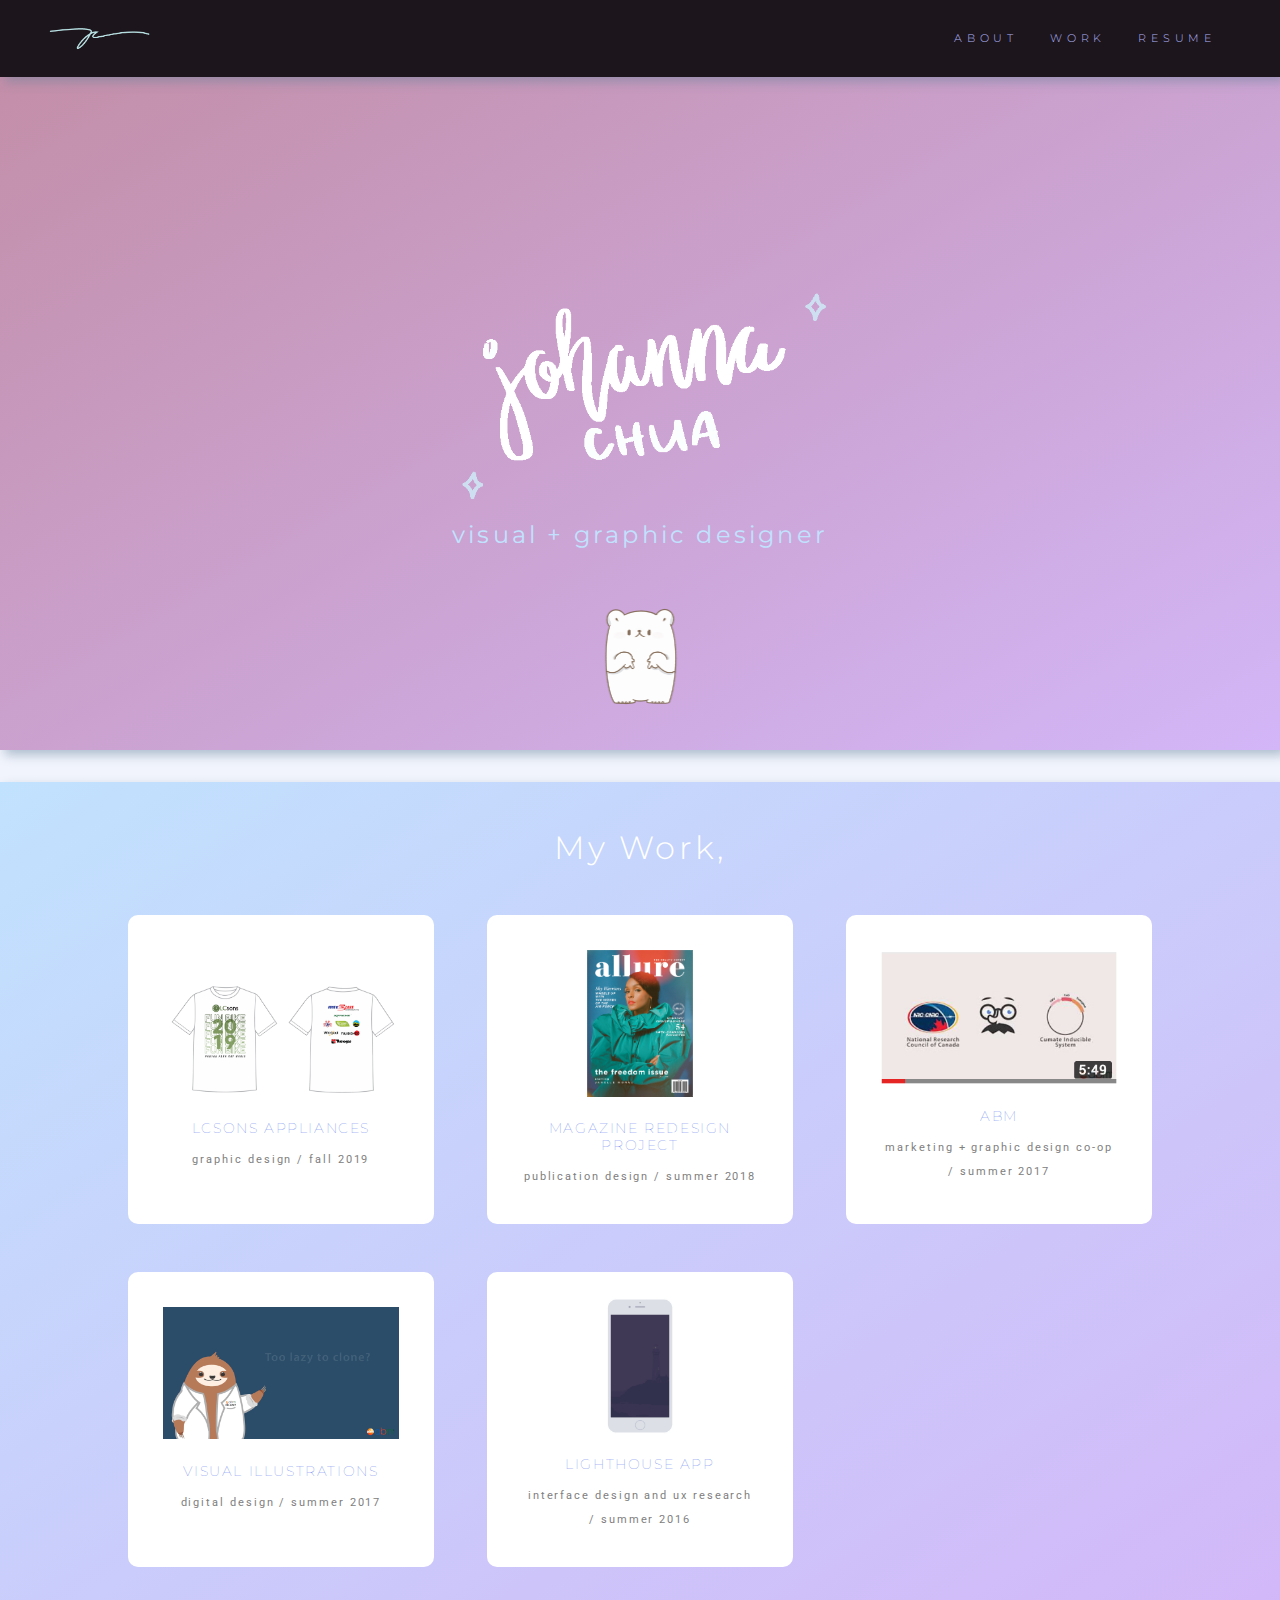
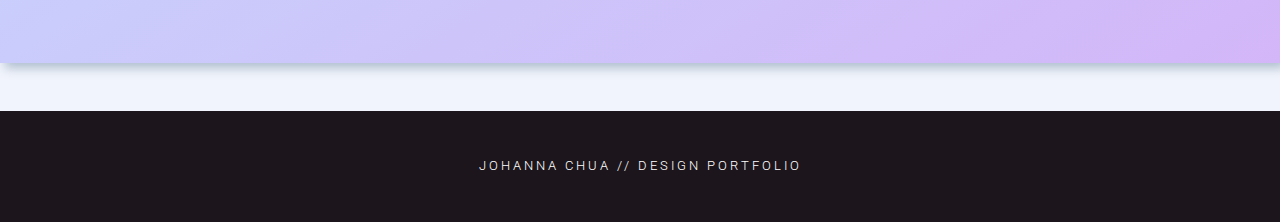
<file: index.html>
<!DOCTYPE html>
<html lang="en">
  <head>
    <meta name="viewport" content="width=device-width, initial-scale=1">
    <meta charset="utf-8">
    <title>Johanna Chua: Portfolio</title>
    <link rel="icon" type="image/png" href="img/icon.png">
    <link href="css/main.css" rel="stylesheet">
    <link href="css/grids.css" rel="stylesheet">
    <link href="css/normalize.css" rel="stylesheet">
    <link href="https://fonts.googleapis.com/css?family=Montserrat:300,300i,400,400i,500,700,700i" rel="stylesheet">
    <link href="https://fonts.googleapis.com/css?family=Roboto:300,300i,400,400i,700,700i" rel="stylesheet">
  </head>
  <body>
    <div class="nav-bar">
      <nav>
        <div class="main-nav">
          <div class="main-nav-links">
            <a class="main-nav-item-img" href="index.html">
              <img src="img/jc-logo1.png" alt="Scriptive logo of letters J and C">
            </a>
            <div class="nav-block">
              <a class="main-nav-item" href="https://drive.google.com/file/d/1mZ_9-dG5ltRp2AYeAYZfsT_LzSjzeqhA/view?usp=sharing">RESUME</a>
              <a class="main-nav-item" href="index.html#work">WORK</a>
              <a class="main-nav-item" href="about.html">ABOUT</a>
            </div>
          </div>
        </div>
      </nav>
    </div>

    <!-- LANDING PAGE CONTENT -->
    <div class="welcome-container">
        <div class="portrait">
            <img src="img/animated-name.gif" alt="A digital gif of my name">
        </div>

        <div class="intro-h2">
          <h2>visual + graphic designer</h2>
          <div class="arrow-item">
            <a href="#work">
            <img src="img/bear-pointing.gif" alt="animated bear pointing down to the fold"></a>
          </div>
        </div>
    </div>

    <!-- PROJECT SECTION-->
    <section class="myWorkGrid" id="work">

      <div class="body-bg2">
        <!-- <div class="about-container"> -->
          <h2 class="prj-work-h2">My Work,</h2>

          <div class="proj-list">

              <div class="grid-item">
                <a href="Freelance.html">
                <div class="item1 proj-select">
                  <img src="img/funbike2019.png" alt="shirt design I created for a client">
                  <div class="item1-text">
                    <h4>LCSONS APPLIANCES</h4>
                    <p>graphic design / fall 2019</p>
                  </div>
                </div>
                </a>
              </div>

              <div class="grid-item">
                <a href="Publishing-Project.html">
                <div class="item2 proj-select">
                  <img src="img/mag-cover.png" alt="Still shot of a video I worked on for abm">
                  <div class="item2-text">
                    <h4>MAGAZINE REDESIGN PROJECT</h4>
                    <p>publication design / summer 2018</p>
                  </div>
                </div>
                </a>
              </div>

              <div class="grid-item">
                <a href="abm.html">
                <div class="item3 proj-select">
                  <img src="img/abm-video-frame.png" alt="Still shot of a video I worked on for abm">
                  <div class="item3-text">
                    <h4>ABM</h4>
                    <p>marketing + graphic design co-op / summer 2017</p>
                  </div>
                </div>
                </a>
              </div>

              <div class="grid-item">
                <a href="illustrations.html">
                <div class="proj-select">
                  <img src="img/sloth-v2.gif" alt="animation I worked on featuring a sloth to advertise abm's promotions">
                  <div class="item4-text">
                    <h4>VISUAL ILLUSTRATIONS</h4>
                    <p>digital design / summer 2017</p>
                  </div>
                </div>
                </a>
              </div>

              <div class="grid-item">
                <a href="Lighthouse.html">
                <div class="item5 proj-select">
                  <img src="img/login-animate.gif" alt="animation of the login in the Lighthouse App">
                  <div class="item5-text">
                    <h4>LIGHTHOUSE APP</h4>
                    <p>interface design and ux research / summer 2016</p>
                  </div>
                </div>
                </a>
              </div>

              <div class="grid-item2">
                <!-- <a href="Artemis.html">
                <div class="item1 proj-select">
                  <img class="" src="img/artemis-concept.png" alt="concept poster">

                  <div class="item1-text">
                    <h4>Artemis</h4>
                    <p>Speculative Design / spring 2018</p>
                  </div>
                </div>
                </a> -->
              </div>
          </div>

        <!-- </div> -->
      </div>
    </section>

    <!-- footer content -->
    <footer id="contact">
      <nav class="main-footer">
        <div class="footer">
          <a class="footer-item">JOHANNA CHUA // DESIGN PORTFOLIO</a>
        </div>
      </nav>
    </footer>

  </body>
</html>
</file>
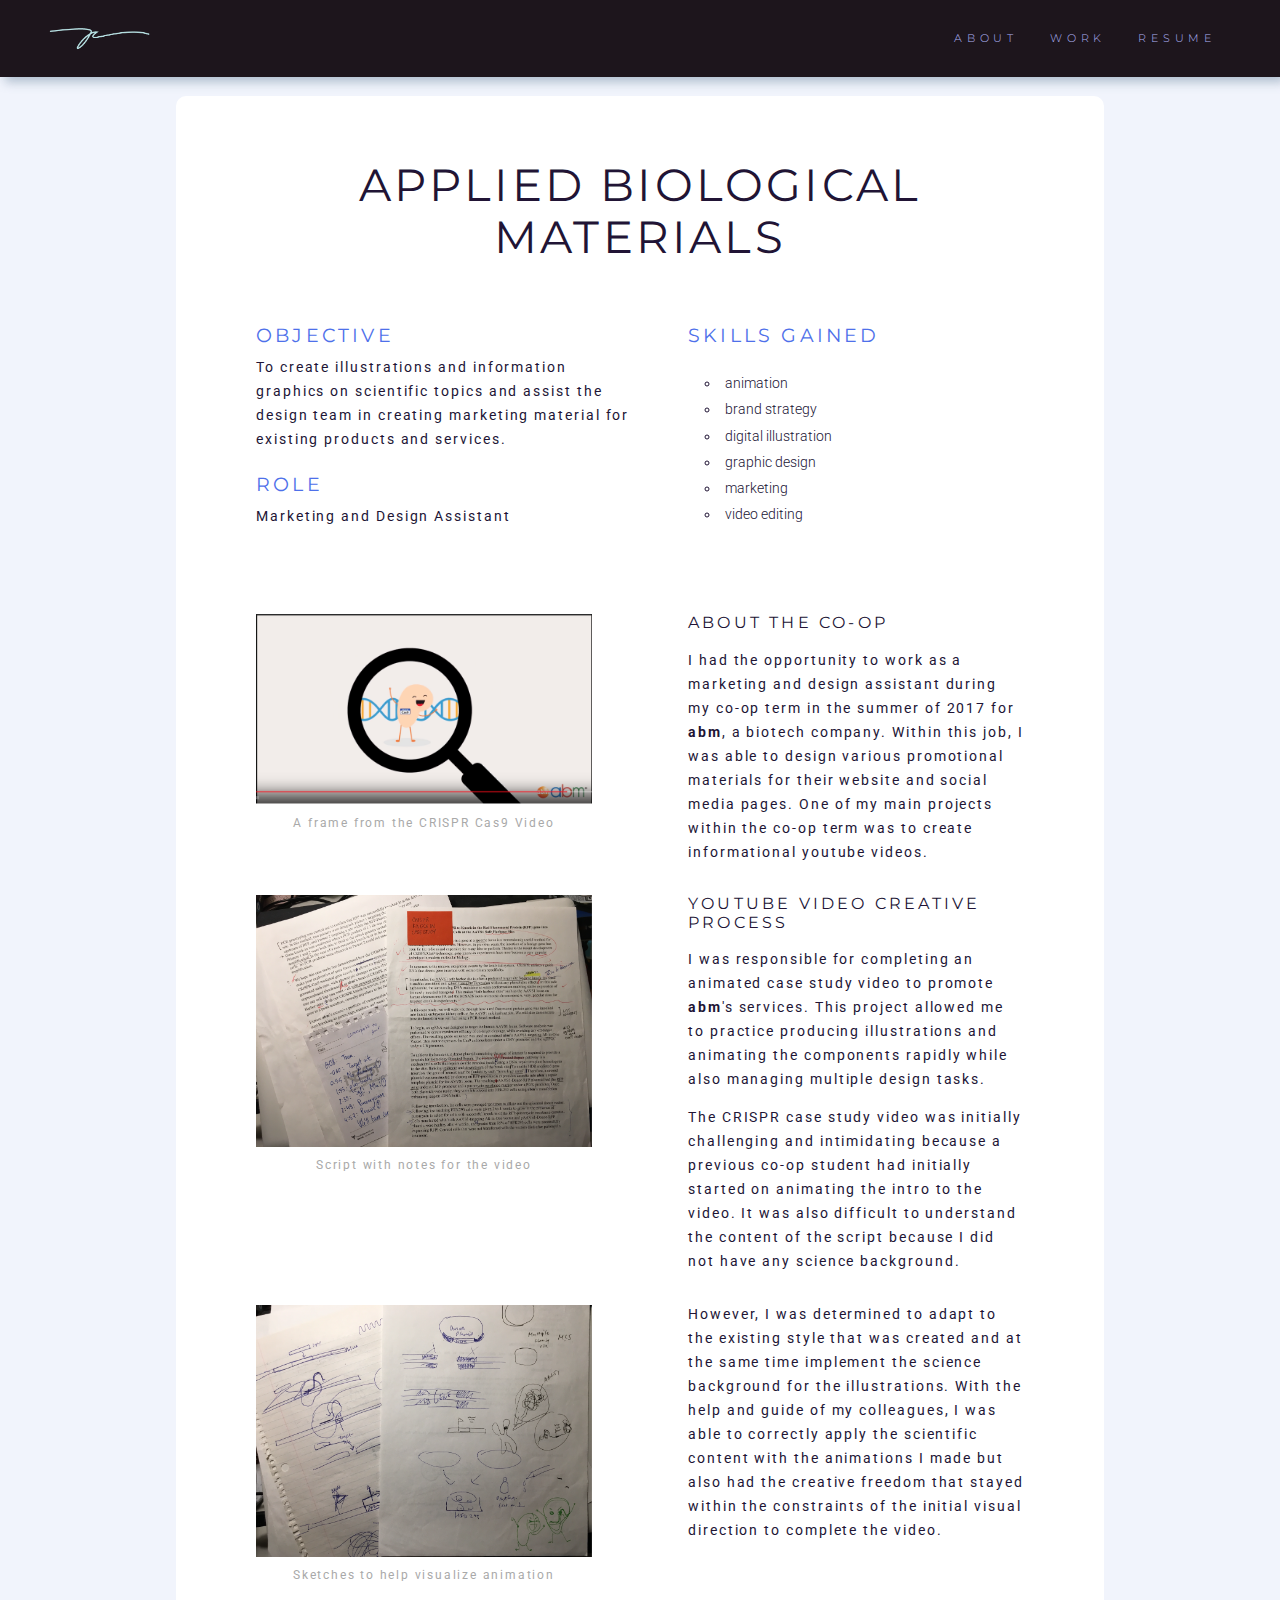
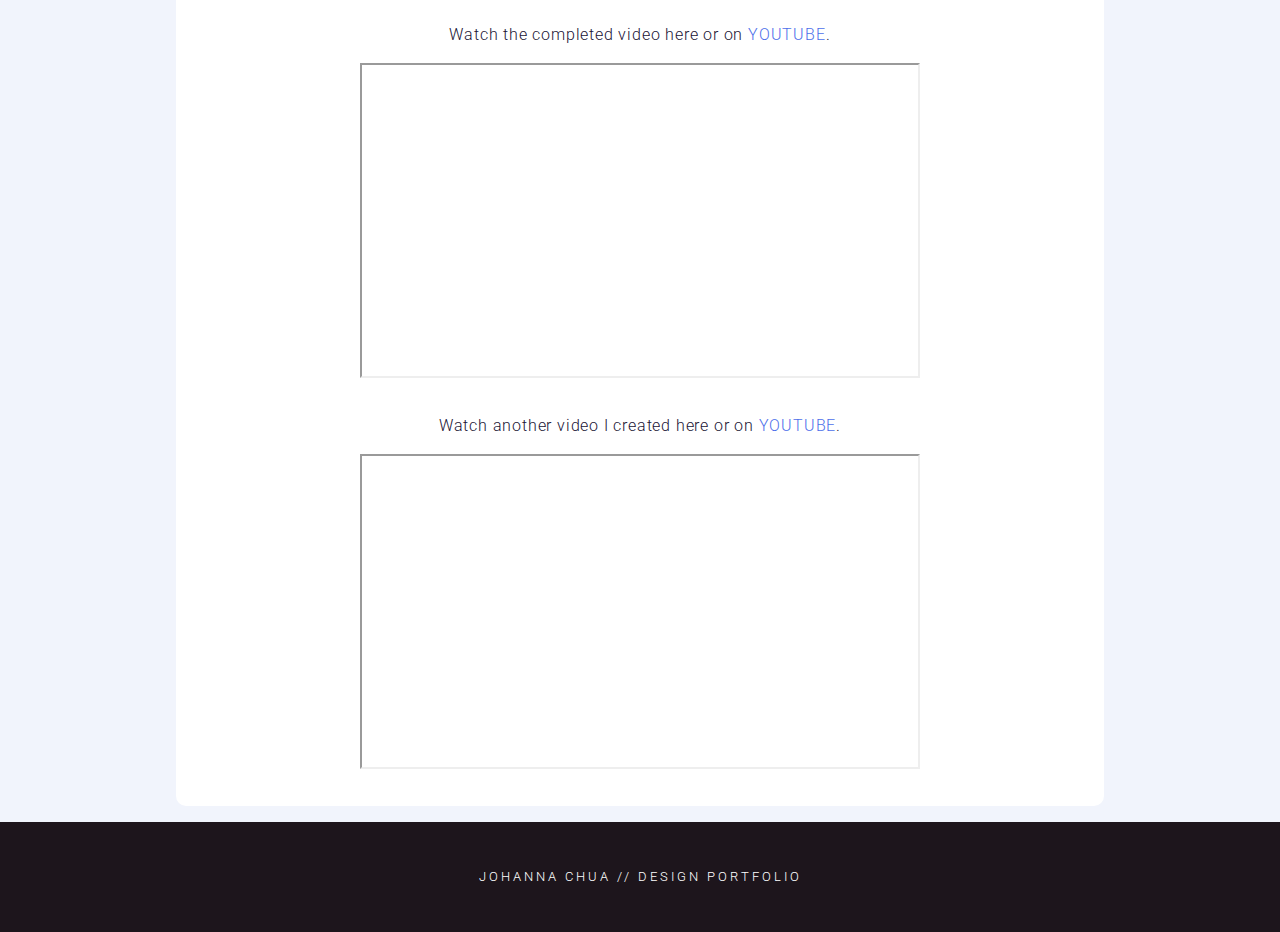
<file: abm.html>
<!DOCTYPE html>
<html lang="en">
  <head>
    <meta name="viewport" content="width=device-width, initial-scale=1">
    <meta charset="utf-8">
    <title>Johanna Chua: abm</title>
    <link rel="icon" type="image/png" href="img/icon.png">
    <link href="css/main.css" rel="stylesheet">
    <link href="css/grids.css" rel="stylesheet">
    <link href="css/normalize.css" rel="stylesheet">
    <link href="https://fonts.googleapis.com/css?family=Montserrat:300,300i,400,400i,500,700,700i" rel="stylesheet">
    <link href="https://fonts.googleapis.com/css?family=Roboto:300,300i,400,400i,700,700i" rel="stylesheet">
  </head>
  <body>
    <div class="nav-bar">
      <nav>
        <div class="main-nav">
          <div class="main-nav-links">
            <a class="main-nav-item-img" href="index.html">
              <img src="img/jc-logo1.png" alt="Scriptive logo of letters J and C">
            </a>
            <div class="nav-block">
              <a class="main-nav-item" href="https://drive.google.com/file/d/1mZ_9-dG5ltRp2AYeAYZfsT_LzSjzeqhA/view?usp=sharing">RESUME</a>
              <a class="main-nav-item" href="index.html#work">WORK</a>
              <a class="main-nav-item current-pg" href="about.html">ABOUT</a>
            </div>
          </div>
        </div>
      </nav>
    </div>

    <div class="block-container">
      <div class="proj-analysis">

      <section class="header">
        <h1 class="website-title">APPLIED BIOLOGICAL MATERIALS</h1>
      </section>

        <div class="grid-row">
          <div class="proj-header">
            <div class="grid-col-1of2">
              <div class="proj-intro">
                <h2 class="proj-type">Objective</h2>
                <p>To create illustrations and information graphics on scientific topics and assist the design team in creating marketing material for existing products and services.</p>
                <h2 class="proj-type">Role</h2>
                <p>Marketing and Design Assistant</p>
              </div>
            </div>
            <div class="grid-col-1of2">
                <div class="proj-intro2">
                  <div class="styleguide-list list2">
                    <h2 class="proj-type">Skills Gained</h2>
                      <ul class="bullet-list">
                        <li>
                          animation
                        </li>
                        <li>
                          brand strategy
                        </li>
                        <li>
                          digital illustration
                        </li>
                        <li>
                          graphic design
                        </li>
                        <li>
                          marketing
                        </li>
                        <li>
                          video editing
                        </li>
                      </ul>
                  </div>
                </div>

            </div>
          </div>
        </div>

        <div class="grid-row">

          <div class="grid-col-1of2">
            <div class="prj-img-block">
              <figure class="image-figure">
              <img src="img/crispr-cas9-for-web.png" alt="a frame from the CRISPR video that contains a character I created">
              <figcaption class="caption">A frame from the CRISPR Cas9 Video</figcaption>
              </figure>
            </div>
          </div>

          <div class="grid-col-1of2">
            <div class="proj-text">
            <h3>About the Co-op</h3>
            <p>I had the opportunity to work as a marketing and design assistant during my co-op term in the summer of 2017 for <strong>abm</strong>, a biotech company. Within this job, I was able to design various promotional materials for their website and social media pages. One of my main projects within the co-op term was to create informational youtube videos.</p>
            </div>

          </div>
        </div>
        <div class="grid-row">
          <div class="grid-col-1of2">
            <div class="prj-img-block">
              <figure class="image-figure">
              <img src="img/script-for-web.png" alt="Script with notes for video ideas">
              <figcaption class="caption">Script with notes for the video</figcaption>
              </figure>
            </div>

          </div>

          <div class="grid-col-1of2">
            <div class="proj-text">
            <h3>YOUTUBE VIDEO CREATIVE PROCESS</h3>
            <p>I was responsible for completing an animated case study video to promote <strong>abm</strong>'s services. This project allowed me to practice producing illustrations and animating the components rapidly while also managing multiple design tasks.</p>
            <p>The CRISPR case study video was initially challenging and intimidating because a previous co-op student had initially started on animating the intro to the video. It was also difficult to understand the content of the script because I did not have any science background.</p>
            </div>
          </div>
        </div>

        <div class="grid-row">
          <div class="grid-col-1of2">
            <div class="prj-img-block">
              <figure class="image-figure">
              <img src="img/sketches-for-web.png" alt="Sketches of ideas for the video scenes">
              <figcaption class="caption">Sketches to help visualize animation</figcaption>
              </figure>
            </div>
          </div>

          <div class="grid-col-1of2">
            <div class="proj-text">
              <p>However, I was determined to adapt to the existing style that was created and at the same time implement the science background for the illustrations. With the help and guide of my colleagues, I was able to correctly apply the scientific content with the animations I made but also had the creative freedom that stayed within the constraints of the initial visual direction to complete the video.</p>
            </div>
          </div>
        </div>

        <div class="video">
          <p>Watch the completed video here or on <a class="text-link" href="https://www.youtube.com/watch?v=PlVy1oupFxw&t=16s">YOUTUBE</a>.</p>
          <div class="vid-container">
          <iframe class="vid1" src="https://www.youtube.com/embed/PlVy1oupFxw" allowfullscreen></iframe>
        </div>
        </div>

        <div class="process">
          <div class="video">
            <p>Watch another video I created here or on <a class="text-link" href="https://www.youtube.com/watch?v=8P5Ug5Y59us&ab_channel=AppliedBiologicalMaterials-abm">YOUTUBE</a>.</p>
            <div class="vid-container">
            <iframe class="vid1" src="https://www.youtube.com/embed/8P5Ug5Y59us" allowfullscreen></iframe>
          </div>
          </div>
        </div>
      </div>
    </div>

    <!-- footer content -->
    <footer id="contact">
      <nav class="main-footer">
        <div class="footer">
          <a class="footer-item">JOHANNA CHUA // DESIGN PORTFOLIO</a>
        </div>
      </nav>
    </footer>
  </body>
</html>
</file>
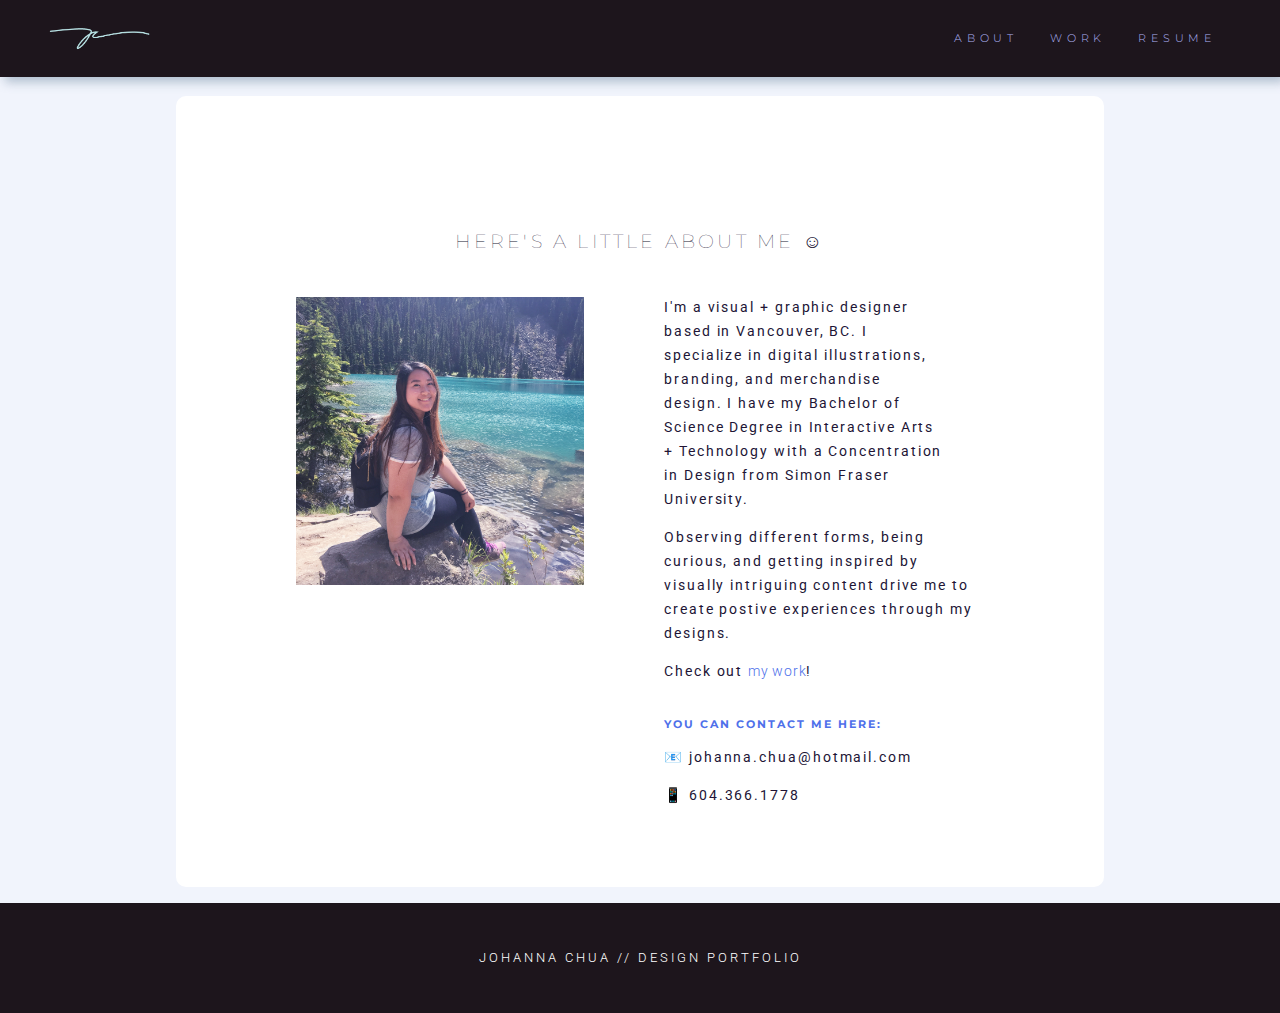
<file: about.html>
<!DOCTYPE html>
<html lang="en">
  <head>
    <meta name="viewport" content="width=device-width, initial-scale=1">
    <meta charset="utf-8">
    <title>Johanna Chua: About Me</title>
    <link rel="icon" type="image/png" href="img/icon.png">
    <link href="css/main.css" rel="stylesheet">
    <link href="css/grids.css" rel="stylesheet">
    <link href="css/normalize.css" rel="stylesheet">
    <link href="https://fonts.googleapis.com/css?family=Montserrat:300,300i,400,400i,500,700,700i" rel="stylesheet">
    <link href="https://fonts.googleapis.com/css?family=Roboto:300,300i,400,400i,700,700i" rel="stylesheet">
  </head>
  <body>
    <div class="nav-bar">
      <nav>
        <div class="main-nav">
          <div class="main-nav-links">
            <a class="main-nav-item-img" href="index.html">
              <img src="img/jc-logo1.png" alt="Scriptive logo of letters J and C">
            </a>
            <div class="nav-block">
              <a class="main-nav-item" href="https://drive.google.com/file/d/1mZ_9-dG5ltRp2AYeAYZfsT_LzSjzeqhA/view?usp=sharing">RESUME</a>
              <a class="main-nav-item" href="index.html#work">WORK</a>
              <a class="main-nav-item" href="about.html">ABOUT</a>
            </div>
          </div>
        </div>
      </nav>
    </div>

    <div class="block-container">
      <div class="proj-analysis">

      <section class="header">
        <!-- <h1 class="website-title">JOHANNA CHUA</h1> -->
      </section>

      <!-- ABOUT ME SECTION -->
      <section id="about">
        <div class="about-container">
          <h2>Here's a little about me &#9786;</h2>

          <div class="grid-row">
              <div class="grid-col-1of2">
                <div class="about-portrait">
                <img class="about-image" alt="image of Johanna taken at Joffre Lakes provincial park" src="img/portrait.png">
                </div>
              </div>

              <div class="grid-col-1of2">
                <div class="about-me-text">
                  <p class="about-me">I'm a visual + graphic designer based in Vancouver, BC. I specialize in digital illustrations, branding, and merchandise design. I have my Bachelor of Science Degree in Interactive Arts + Technology with a Concentration in Design from Simon Fraser University.</p>
                  <p class="about-me-link">Observing different forms, being curious, and getting inspired by visually intriguing content drive me to create postive experiences through my designs.</p>
                  <p class="about-me-link">Check out <a href="index.html#work" class="text-link">my work</a>!</p>
                  <h4 class="abt-me-contact">You Can Contact Me Here:</h4>
                  <p class="abt-info">&#128231; johanna.chua@hotmail.com</p>
                  <p class="abt-info">&#128241; 604.366.1778</p>
                </div>
              </div>
          </div>
        </div>

      </section>

    </div>
  </div>

    <!-- footer content -->
    <footer id="contact">
      <nav class="main-footer">
        <div class="footer">
          <!-- <a class="footer-item" href="https://drive.google.com/file/d/1bbPRzgKgkSYSrhI9RZbFdq3H2axCmn1h/view?usp=sharing">Resume</a> -->
          <!-- <a class="footer-item">604.366.1778</a> -->
          <a class="footer-item">JOHANNA CHUA // DESIGN PORTFOLIO</a>
        </div>
      </nav>
    </footer>
  </body>
</html>
</file>
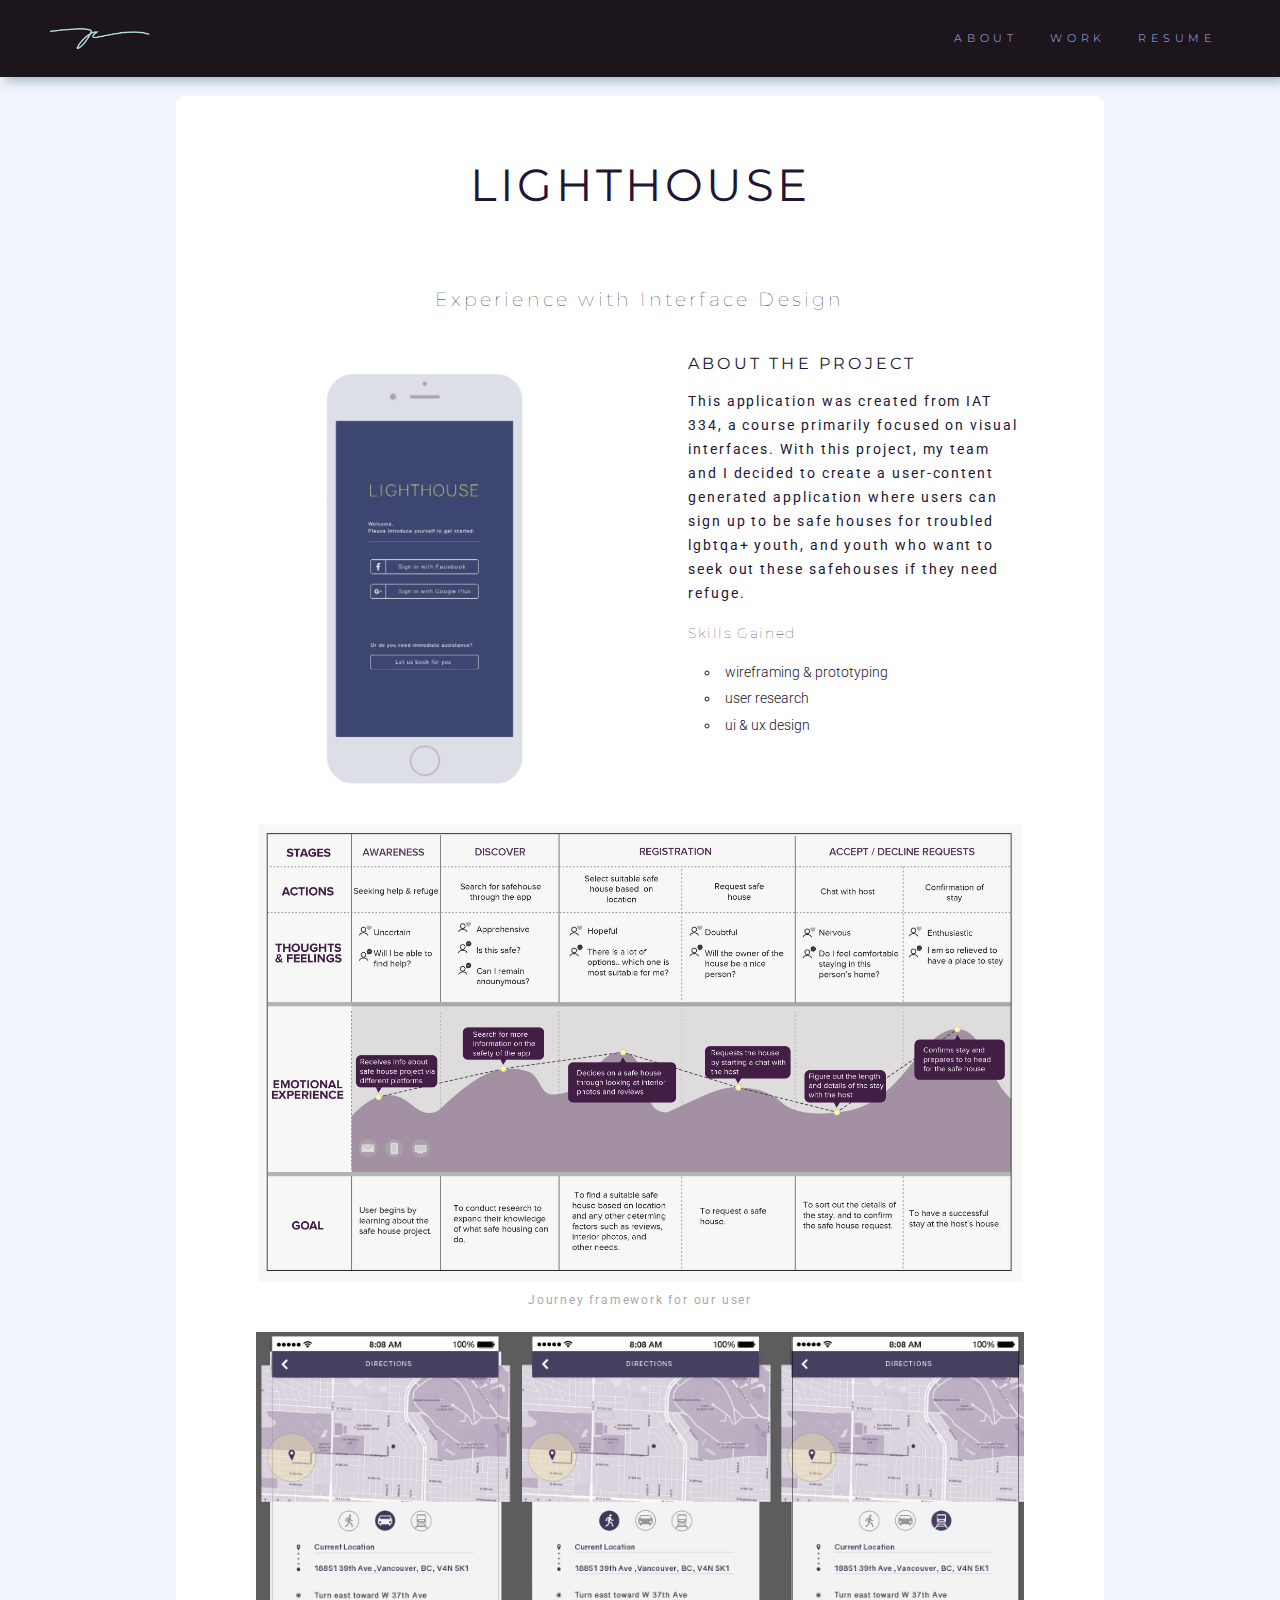
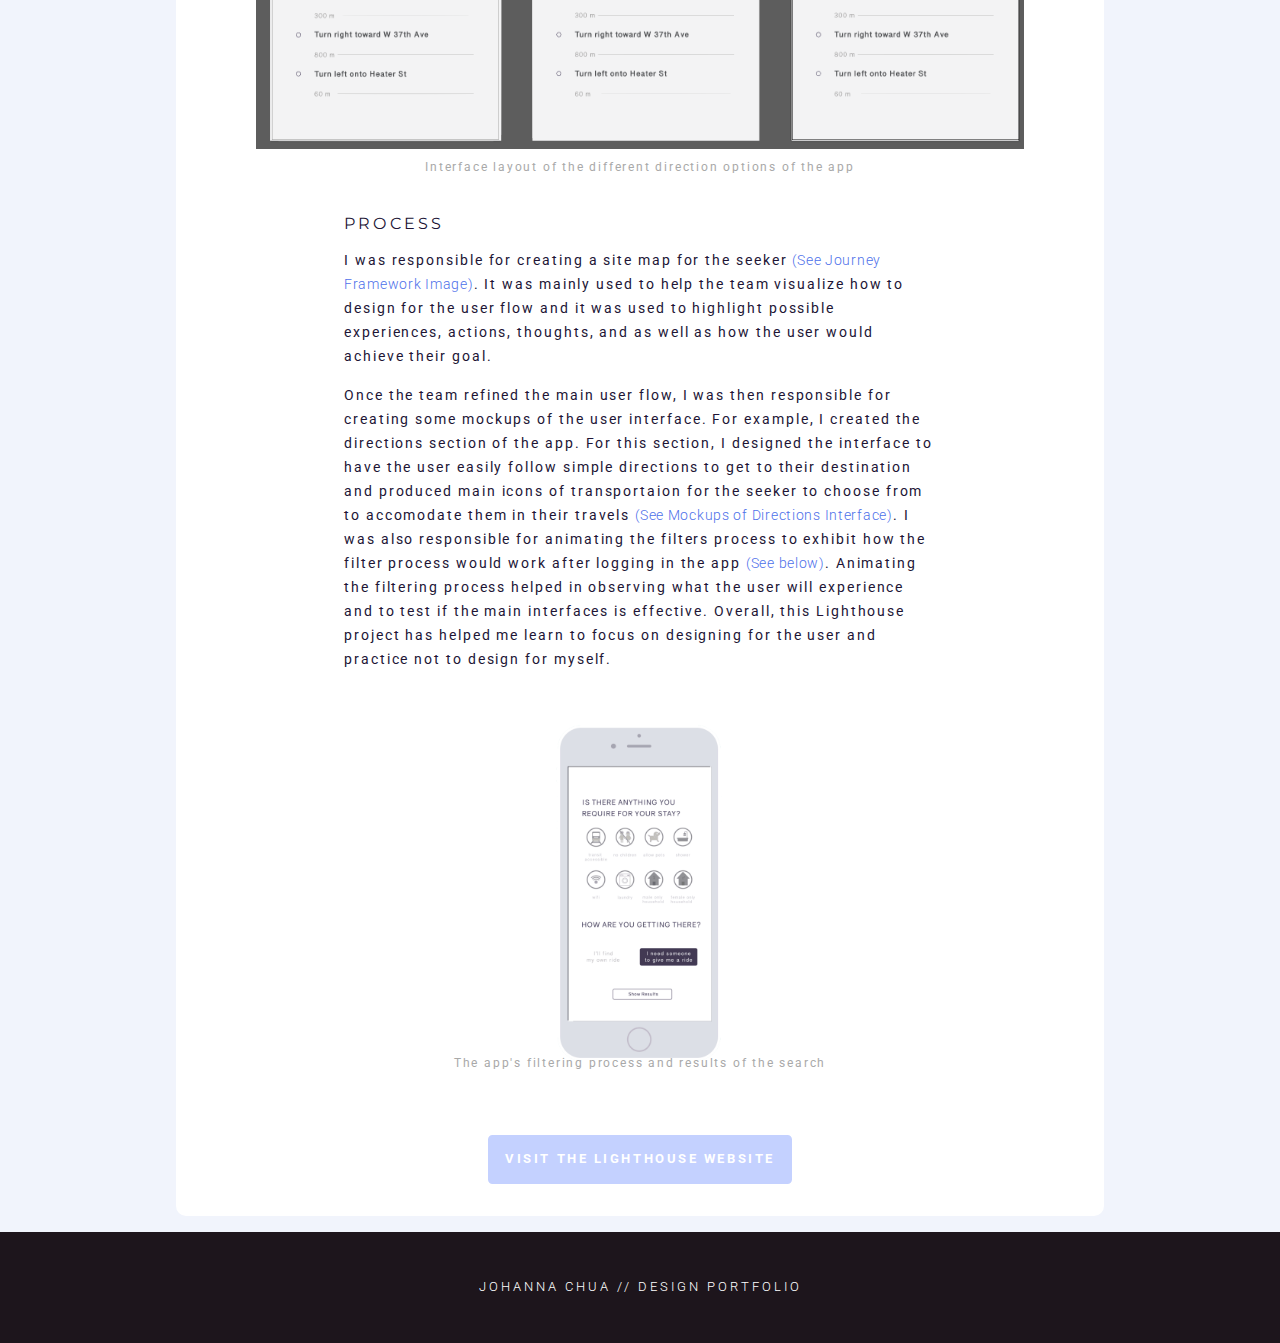
<file: Artemis.html>
<!DOCTYPE html>
<html lang="en">
  <head>
    <meta name="viewport" content="width=device-width, initial-scale=1">
    <meta charset="utf-8">
    <title>Johanna Chua: Lighthouse App</title>
    <link rel="icon" type="image/png" href="img/icon.png">
    <link href="css/main.css" rel="stylesheet">
    <link href="css/grids.css" rel="stylesheet">
    <link href="css/normalize.css" rel="stylesheet">
    <link href="https://fonts.googleapis.com/css?family=Montserrat:300,300i,400,400i,500,700,700i" rel="stylesheet">
    <link href="https://fonts.googleapis.com/css?family=Roboto:300,300i,400,400i,700,700i" rel="stylesheet">
  </head>
  <body>
    <div class="nav-bar">
      <nav>
        <div class="main-nav">
          <div class="main-nav-links">
            <a class="main-nav-item-img" href="index.html">
              <img src="img/jc-logo1.png" alt="Scriptive logo of letters J and C">
            </a>
            <div class="nav-block">
              <a class="main-nav-item" href="https://drive.google.com/file/d/1os_8DuRsjhRmbfFkP1xO0vtWXjZBKtId/view?usp=sharing">RESUME</a>
              <a class="main-nav-item" href="index.html#work">WORK</a>
              <a class="main-nav-item current-pg" href="about.html">ABOUT</a>
            </div>
          </div>
        </div>
      </nav>
    </div>

    <div class="block-container">
      <div class="proj-analysis">

      <section class="header">
        <h1 class="website-title">LIGHTHOUSE</h1>
      </section>

        <h2>Experience with Interface Design</h2>

        <div class="about-prj1">
        <div class="grid-row">
          <div class="grid-col-1of2">
            <div class="process">
            <img class="app-static" src="img/login-edit.png" alt="Still shot of the Lighthouse App's login">
            </div>
          </div>

          <div class="grid-col-1of2">
            <div class="proj-text">
              <h3>About the Project</h3>
              <p>This application was created from IAT 334, a course primarily focused on visual interfaces. With this project, my team and I decided to create a user-content generated application where users can sign up to be safe houses for troubled lgbtqa+ youth, and youth who want to seek out these safehouses if they need refuge.</p>

            <div class="styleguide-list">
              <h4>Skills Gained</h4>
                <ul class="bullet-list">
                  <li>
                    wireframing &amp; prototyping
                  </li>
                  <li>
                    user research
                  </li>
                  <li>
                    ui &amp; ux design
                  </li>
                </ul>
            </div>
            </div>
          </div>
        </div>
      </div>

        <div class="grid-row">
          <div class="process">

            <div id="framework">
              <figure class="image-figure">
              <img class="prj-img" src="img/experience-map.jpg" alt="design I created to show user's journey framework">
              <figcaption class="caption">Journey framework for our user</figcaption>
              </figure>
            </div>
            <div id="directions">
              <figure class="image-figure">
              <img class="prj-img" src="img/process1.png" alt="a design process that contains 3 user interfaces of the various map direction methods that is part of the app">
              <figcaption class="caption">Interface layout of the different direction options of the app</figcaption>
              </figure>
            </div>
          </div>

            <div class="process">
              <div class="process-text">
                <h3>Process</h3>
                <p>I was responsible for creating a site map for the seeker <a href="#framework" class="text-link">(See Journey Framework Image)</a>. It was mainly used to help the team visualize how to design for the user flow and it was used to highlight possible experiences, actions, thoughts, and as well as how the user would achieve their goal.</p>
                <p>Once the team refined the main user flow, I was then responsible for creating some mockups of the user interface. For example, I created the directions section of the app. For this section, I designed the interface to have the user easily follow simple directions to get to their destination and produced main icons of transportaion for the seeker to choose from to accomodate them in their travels <a href="#directions" class="text-link">(See Mockups of Directions Interface)</a>. I was also responsible for animating the filters process to exhibit how the filter process would work after logging in the app <a href="#filters" class="text-link">(See below)</a>. Animating the filtering process helped in observing what the user will experience and to test if the main interfaces is effective. Overall, this Lighthouse project has helped me learn to focus on designing for the user and practice not to design for myself.</p>
              </div>
            </div>
        </div>

        <div id="filters">
          <div class="prj-img-block">
            <figure class="image-figure">
            <img class="gif-img2" src="img/filters-animate.gif" alt="Animation of the app's filtering process">
            <figcaption class="caption2">The app's filtering process and results of the search</figcaption>
            </figure>
          </div>
        </div>

        <div class="button-prj">
          <a class="button" target="_blank" href="http://www.sfu.ca/~johannac/Lighthouse/src/">Visit the Lighthouse Website</a>
        </div>

      </div>
    </div>

    <!-- footer content -->
    <footer id="contact">
      <nav class="main-footer">
        <div class="footer">
          <a class="footer-item">JOHANNA CHUA // DESIGN PORTFOLIO</a>
        </div>
      </nav>
    </footer>
  </body>
</html>
</file>
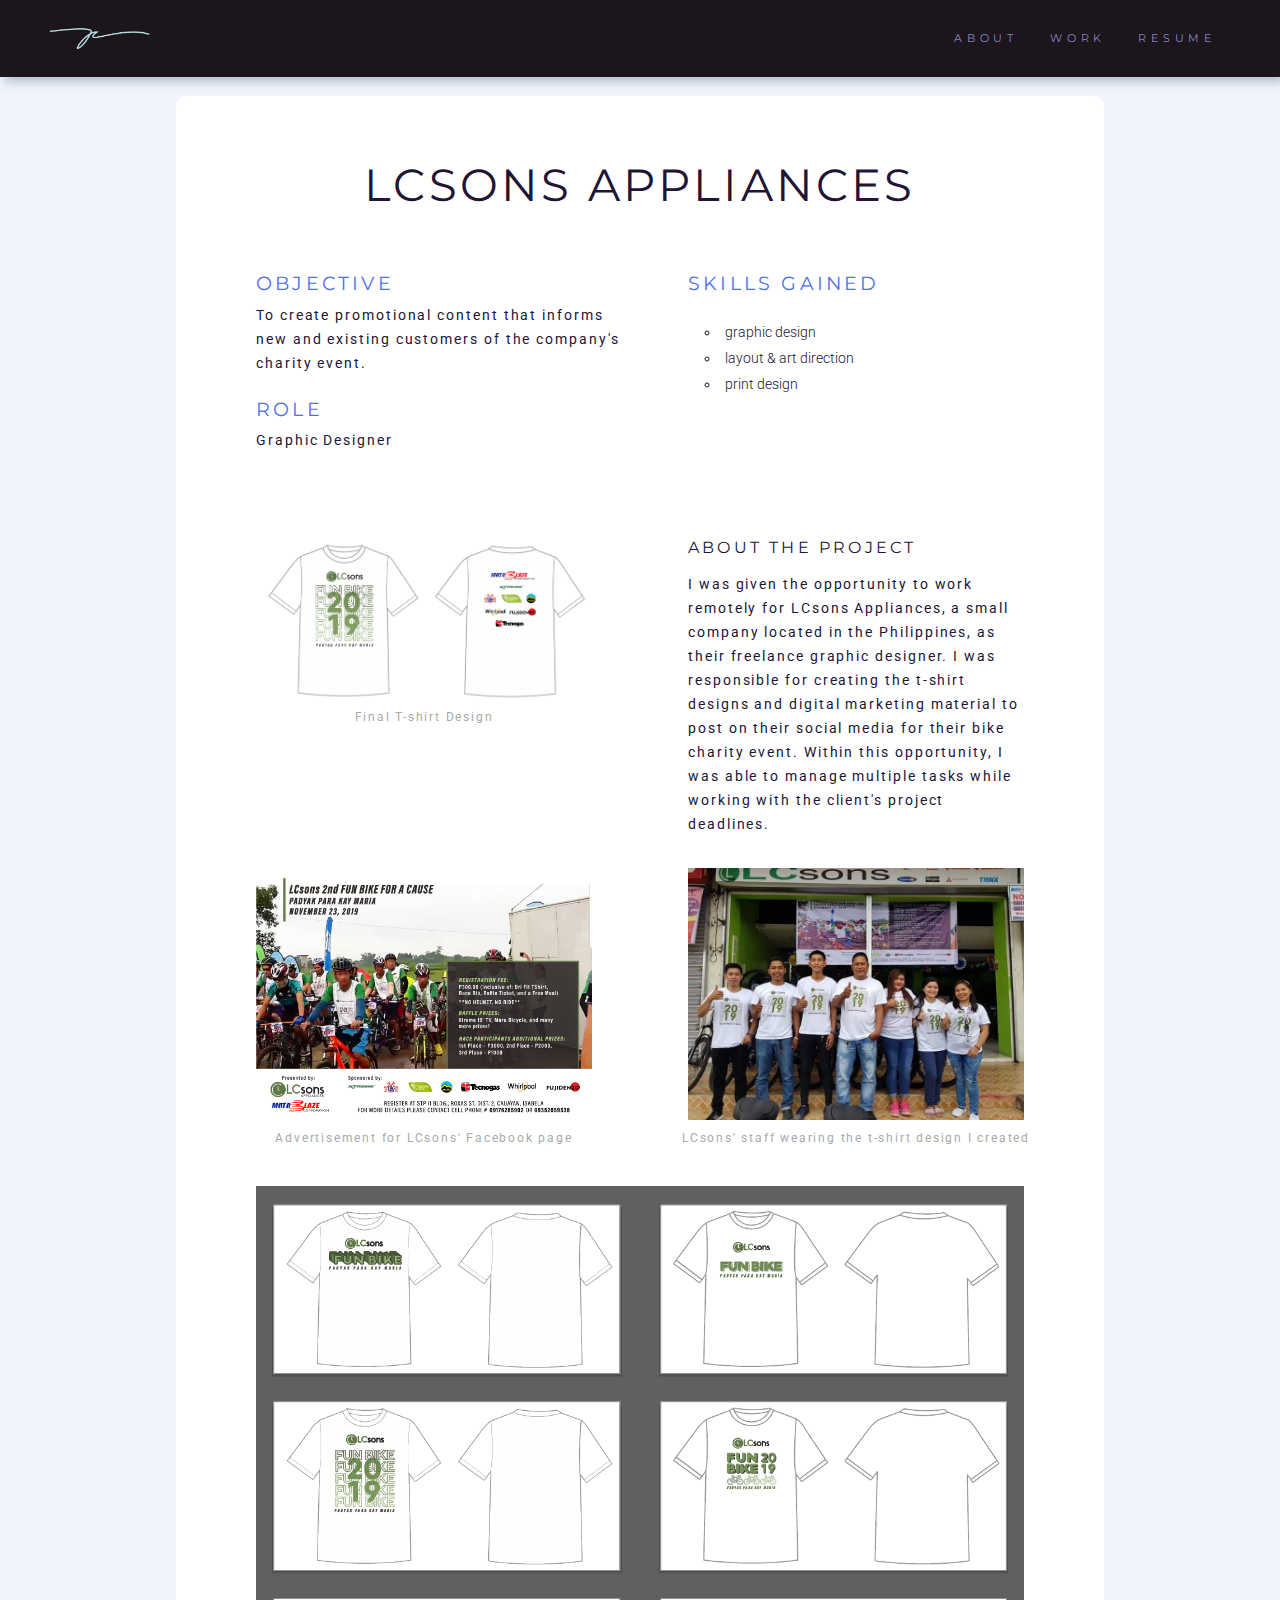
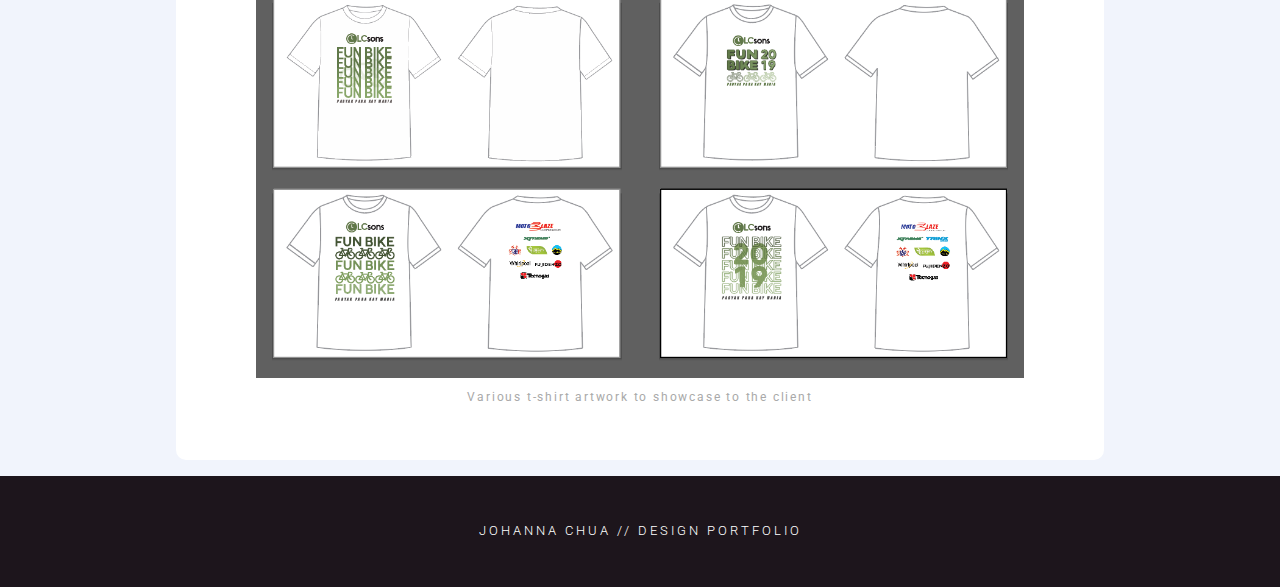
<file: Freelance.html>
<!DOCTYPE html>
<html lang="en">
  <head>
    <meta name="viewport" content="width=device-width, initial-scale=1">
    <meta charset="utf-8">
    <title>Johanna Chua: LCsons</title>
    <link rel="icon" type="image/png" href="img/icon.png">
    <link href="css/main.css" rel="stylesheet">
    <link href="css/grids.css" rel="stylesheet">
    <link href="css/normalize.css" rel="stylesheet">
    <link href="https://fonts.googleapis.com/css?family=Montserrat:300,300i,400,400i,500,700,700i" rel="stylesheet">
    <link href="https://fonts.googleapis.com/css?family=Roboto:300,300i,400,400i,700,700i" rel="stylesheet">
  </head>
  <body>
    <div class="nav-bar">
      <nav>
        <div class="main-nav">
          <div class="main-nav-links">
            <a class="main-nav-item-img" href="index.html">
              <img src="img/jc-logo1.png" alt="Scriptive logo of letters J and C">
            </a>
            <div class="nav-block">
              <a class="main-nav-item" href="https://drive.google.com/file/d/1mZ_9-dG5ltRp2AYeAYZfsT_LzSjzeqhA/view?usp=sharing">RESUME</a>
              <a class="main-nav-item" href="index.html#work">WORK</a>
              <a class="main-nav-item" href="index.html#about">ABOUT</a>
            </div>
          </div>
        </div>
      </nav>
    </div>

    <div class="block-container">
      <div class="proj-analysis">

      <section class="header">
        <h1 class="website-title">LCSONS APPLIANCES</h1>
      </section>

      <div class="grid-row">
        <div class="proj-header">
          <div class="grid-col-1of2">
            <div class="proj-intro">
              <h2 class="proj-type">Objective</h2>
              <p>To create promotional content that informs new and existing customers of the company's charity event.</p>
              <h2 class="proj-type">Role</h2>
              <p>Graphic Designer</p>
            </div>
          </div>
          <div class="grid-col-1of2">
              <div class="proj-intro2">
                <div class="styleguide-list list2">
                  <h2 class="proj-type">Skills Gained</h2>
                    <ul class="bullet-list">
                      <li>
                        graphic design
                      </li>
                      <li>
                        layout &amp; art direction
                      </li>
                      <li>
                        print design
                      </li>
                    </ul>
                </div>
              </div>

          </div>
        </div>
      </div>

        <div class="grid-row">

          <div class="grid-col-1of2">
            <div class="prj-img-block">


              <figure class="image-figure">
                <img class="prj-img-block" src="img/funbike2019.png" alt="final design">
                <figcaption class="caption">Final T-shirt Design</figcaption>
              </figure>
            </div>
          </div>

          <div class="grid-col-1of2">
            <div class="proj-text">
              <!-- <h2>Designing for a Bike Charity</h2> -->

              <h3>About the Project</h3>
              <p>I was given the opportunity to work remotely for LCsons Appliances, a small company located in the Philippines, as their freelance graphic designer. I was responsible for creating the t-shirt designs and digital marketing material to post on their social media for their bike charity event. Within this opportunity, I was able to manage multiple tasks while working with the client's project deadlines.</p>
            </div>
          </div>
        </div>

        <div class="grid-row">
          <div class="grid-col-1of2">
            <figure class="image-figure">
              <img class="abm-prj-img" src="img/funbike2019-fb-ad.jpg" alt="bike charity ad created for client's facebook page">
              <figcaption class="caption">Advertisement for LCsons' Facebook page</figcaption>
            </figure>

          </div>


          <div class="grid-col-1of2">
            <div class="prj-img-LC">
              <figure class="image-figure">
              <img src="img/funbike-example.jpg" alt="photo of people wearing the shirt I designed for the charity">
              <figcaption class="caption">LCsons' staff wearing the t-shirt design I created</figcaption>
              </figure>
            </div>
          </div>

        </div>

        <div class="grid-row">
          <figure class="image-figure">
            <img class="prj-img" src="img/funbike-designs.png" alt="t-shirt artwork">
            <figcaption class="caption">Various t-shirt artwork to showcase to the client</figcaption>
          </figure>
        </div>
    </div>
  </div>

  <!-- footer content -->
  <footer id="contact">
    <nav class="main-footer">
      <div class="footer">
        <a class="footer-item">JOHANNA CHUA // DESIGN PORTFOLIO</a>
      </div>
    </nav>
  </footer>

  </body>
</html>
</file>
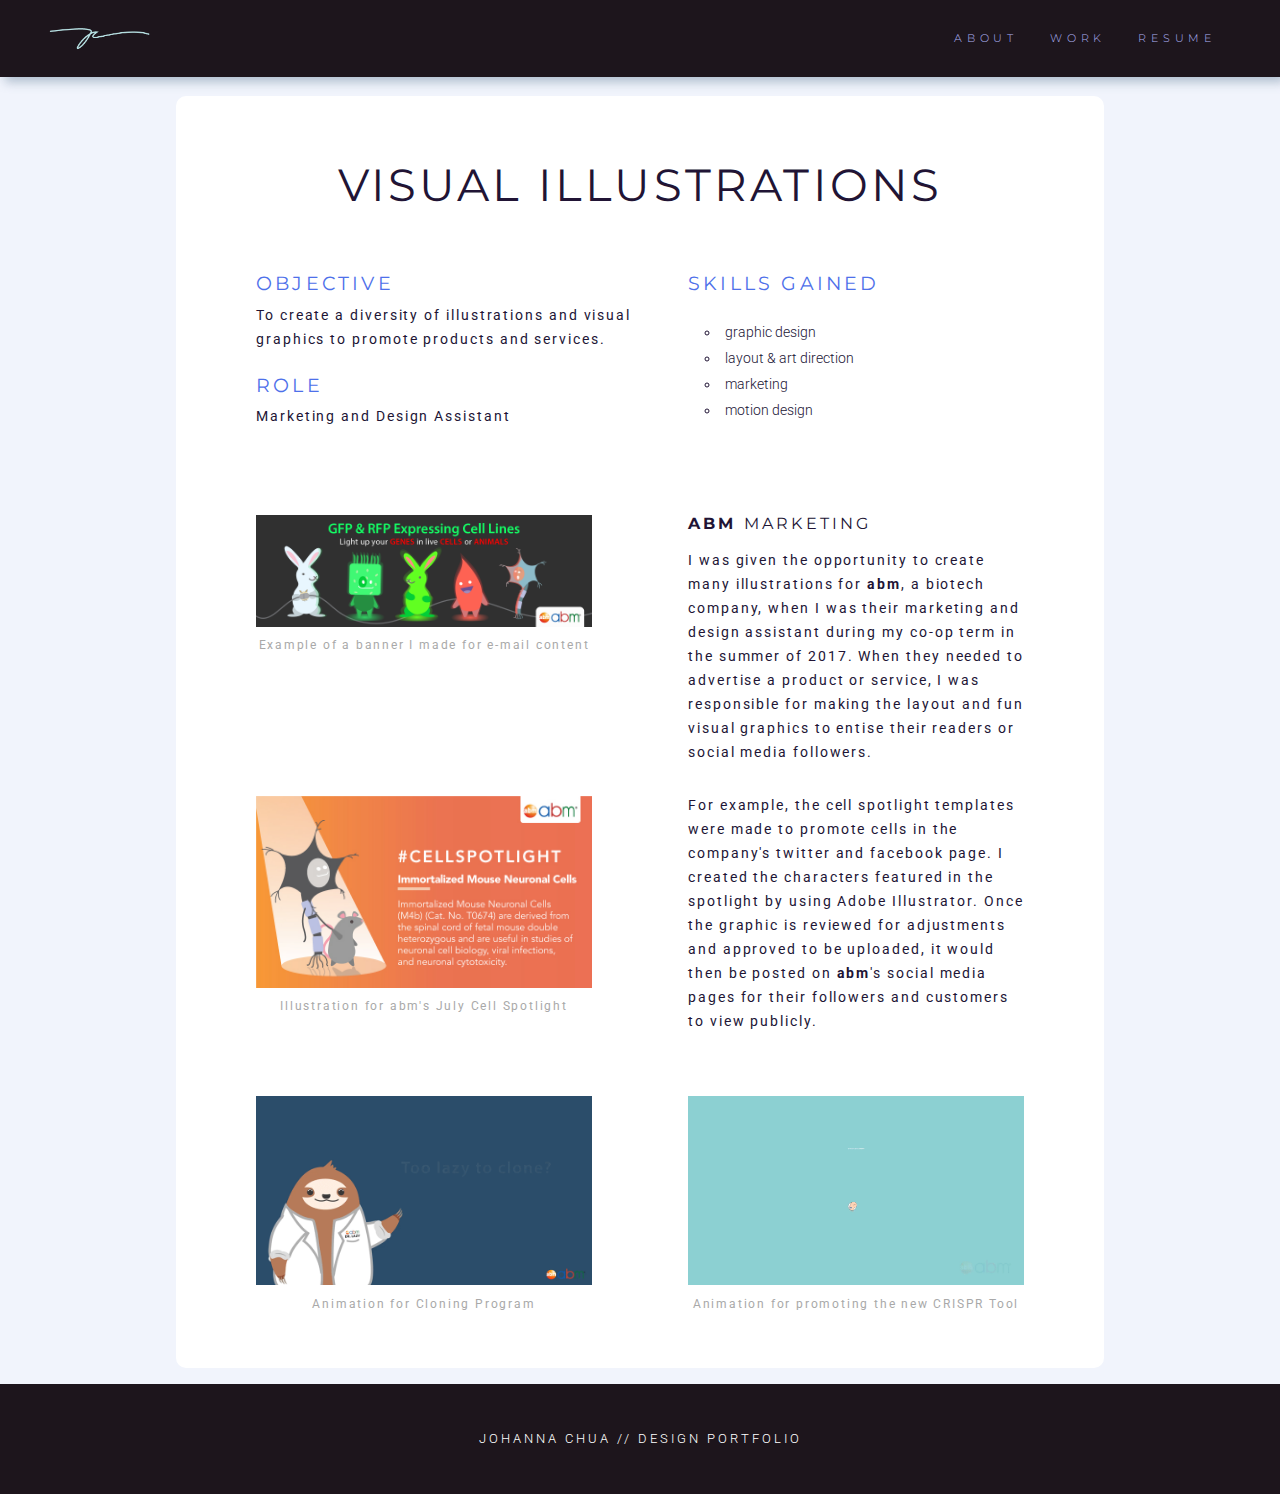
<file: illustrations.html>
<!DOCTYPE html>
<html lang="en">
  <head>
    <meta name="viewport" content="width=device-width, initial-scale=1">
    <meta charset="utf-8">
    <title>Johanna Chua: Illustrations</title>
    <link rel="icon" type="image/png" href="img/icon.png">
    <link href="css/main.css" rel="stylesheet">
    <link href="css/grids.css" rel="stylesheet">
    <link href="css/normalize.css" rel="stylesheet">
    <link href="https://fonts.googleapis.com/css?family=Montserrat:300,300i,400,400i,500,700,700i" rel="stylesheet">
    <link href="https://fonts.googleapis.com/css?family=Roboto:300,300i,400,400i,700,700i" rel="stylesheet">
  </head>
  <body>
    <div class="nav-bar">
      <nav>
        <div class="main-nav">
          <div class="main-nav-links">
            <a class="main-nav-item-img" href="index.html">
              <img src="img/jc-logo1.png" alt="Scriptive logo of letters J and C">
            </a>
            <div class="nav-block">
              <a class="main-nav-item" href="https://drive.google.com/file/d/1mZ_9-dG5ltRp2AYeAYZfsT_LzSjzeqhA/view?usp=sharing">RESUME</a>
              <a class="main-nav-item" href="index.html#work">WORK</a>
              <a class="main-nav-item" href="index.html#about">ABOUT</a>
            </div>
          </div>
        </div>
      </nav>
    </div>

    <div class="block-container">
      <div class="proj-analysis">

      <section class="header">
        <h1 class="website-title">VISUAL ILLUSTRATIONS</h1>
      </section>

      <div class="grid-row">
        <div class="proj-header">
          <div class="grid-col-1of2">
            <div class="proj-intro">
              <h2 class="proj-type">Objective</h2>
              <p>To create a diversity of illustrations and visual graphics to promote products and services.</p>
              <h2 class="proj-type">Role</h2>
              <p>Marketing and Design Assistant</p>
            </div>
          </div>
          <div class="grid-col-1of2">
              <div class="proj-intro2">
                <div class="styleguide-list list2">
                  <h2 class="proj-type">Skills Gained</h2>
                    <ul class="bullet-list">
                      <li>
                        graphic design
                      </li>
                      <li>
                        layout &amp; art direction
                      </li>
                      <li>
                        marketing
                      </li>
                      <li>
                        motion design
                      </li>
                    </ul>
                </div>
              </div>

          </div>
        </div>
      </div>

        <div class="grid-row">
          <div class="grid-col-1of2">

            <div class="prj-img-block">
              <figure class="image-figure">
              <img src="img/GFP-RFP-Banner-v2.png" alt="illustration of various glowing animals to promote one of abm's services">
              <figcaption class="caption">Example of a banner I made for e-mail content</figcaption>
              </figure>
            </div>
          </div>

          <div class="grid-col-1of2">
            <div class="proj-text">
              <h3><strong>abm</strong> Marketing</h3>
              <p>I was given the opportunity to create many illustrations for <strong>abm</strong>, a biotech company, when I was their marketing and design assistant during my co-op term in the summer of 2017. When they needed to advertise a product or service, I was responsible for making the layout and fun visual graphics to entise their readers or social media followers.</p>
            </div>
          </div>
        </div>

        <div class="grid-row">
          <div class="grid-col-1of2">
          <div class="prj-img-block">
          <figure class="image-figure">
          <img class="abm-prj-img" src="img/July-Cell-Spotlight2.jpg" alt="illustraion of a mouse and a neuron holding hands">
          <figcaption class="caption">Illustration for abm's July Cell Spotlight</figcaption>
          </figure>
        </div>
        </div>

          <div class="grid-col-1of2">

            <div class="proj-text">
            <p>For example, the cell spotlight templates were made to promote cells in the company's twitter and facebook page. I created the characters featured in the spotlight by using Adobe Illustrator. Once the graphic is reviewed for adjustments and approved to be uploaded, it would then be posted on <strong>abm</strong>'s social media pages for their followers and customers to view publicly.</p>
            </div>

          </div>
        </div>

        <div class="grid-row">
          <div class="process">
            <div class="grid-col-1of2">
              <figure class="image-figure">
                <img class="prj-img" src="img/sloth-v2.gif" alt="animating a sloth to promote abm's programs">
                <figcaption class="caption">Animation for Cloning Program</figcaption>
              </figure>
            </div>
            <div class="grid-col-1of2">
              <figure class="image-figure">
                <img class="prj-img" src="img/Crispr-Prod-Selector.gif" alt="animating a CRISPR character that I created to promote abm's new tool">
                <figcaption class="caption">Animation for promoting the new CRISPR Tool</figcaption>
              </figure>
            </div>
          </div>

          <!-- <div class="process">
            <div class="process-text">
              <h3>Motion Graphics</h3>
              <p>During my work term, I was also responsible for creating graphic animations to advertise <strong>abm</strong>'s services. I suggested to animate the graphics to help catch a reader's attention and accompany the description with a fun and interesting graphic. This process was fast paced as once they had an idea what they wanted to post, I would just directly go to Adobe Illustator and make character vectors and animate them using Adobe After Effects. Once my graphic is reviewed for adjustments and approved to be uploaded, it would then be posted on <strong>abm</strong>'s social media pages for their followers and customers to view publicly.</p>
            </div>
          </div> -->
        </div>
    </div>
  </div>

  <!-- footer content -->
  <footer id="contact">
    <nav class="main-footer">
      <div class="footer">
        <a class="footer-item">JOHANNA CHUA // DESIGN PORTFOLIO</a>
      </div>
    </nav>
  </footer>
  </body>
</html>
</file>
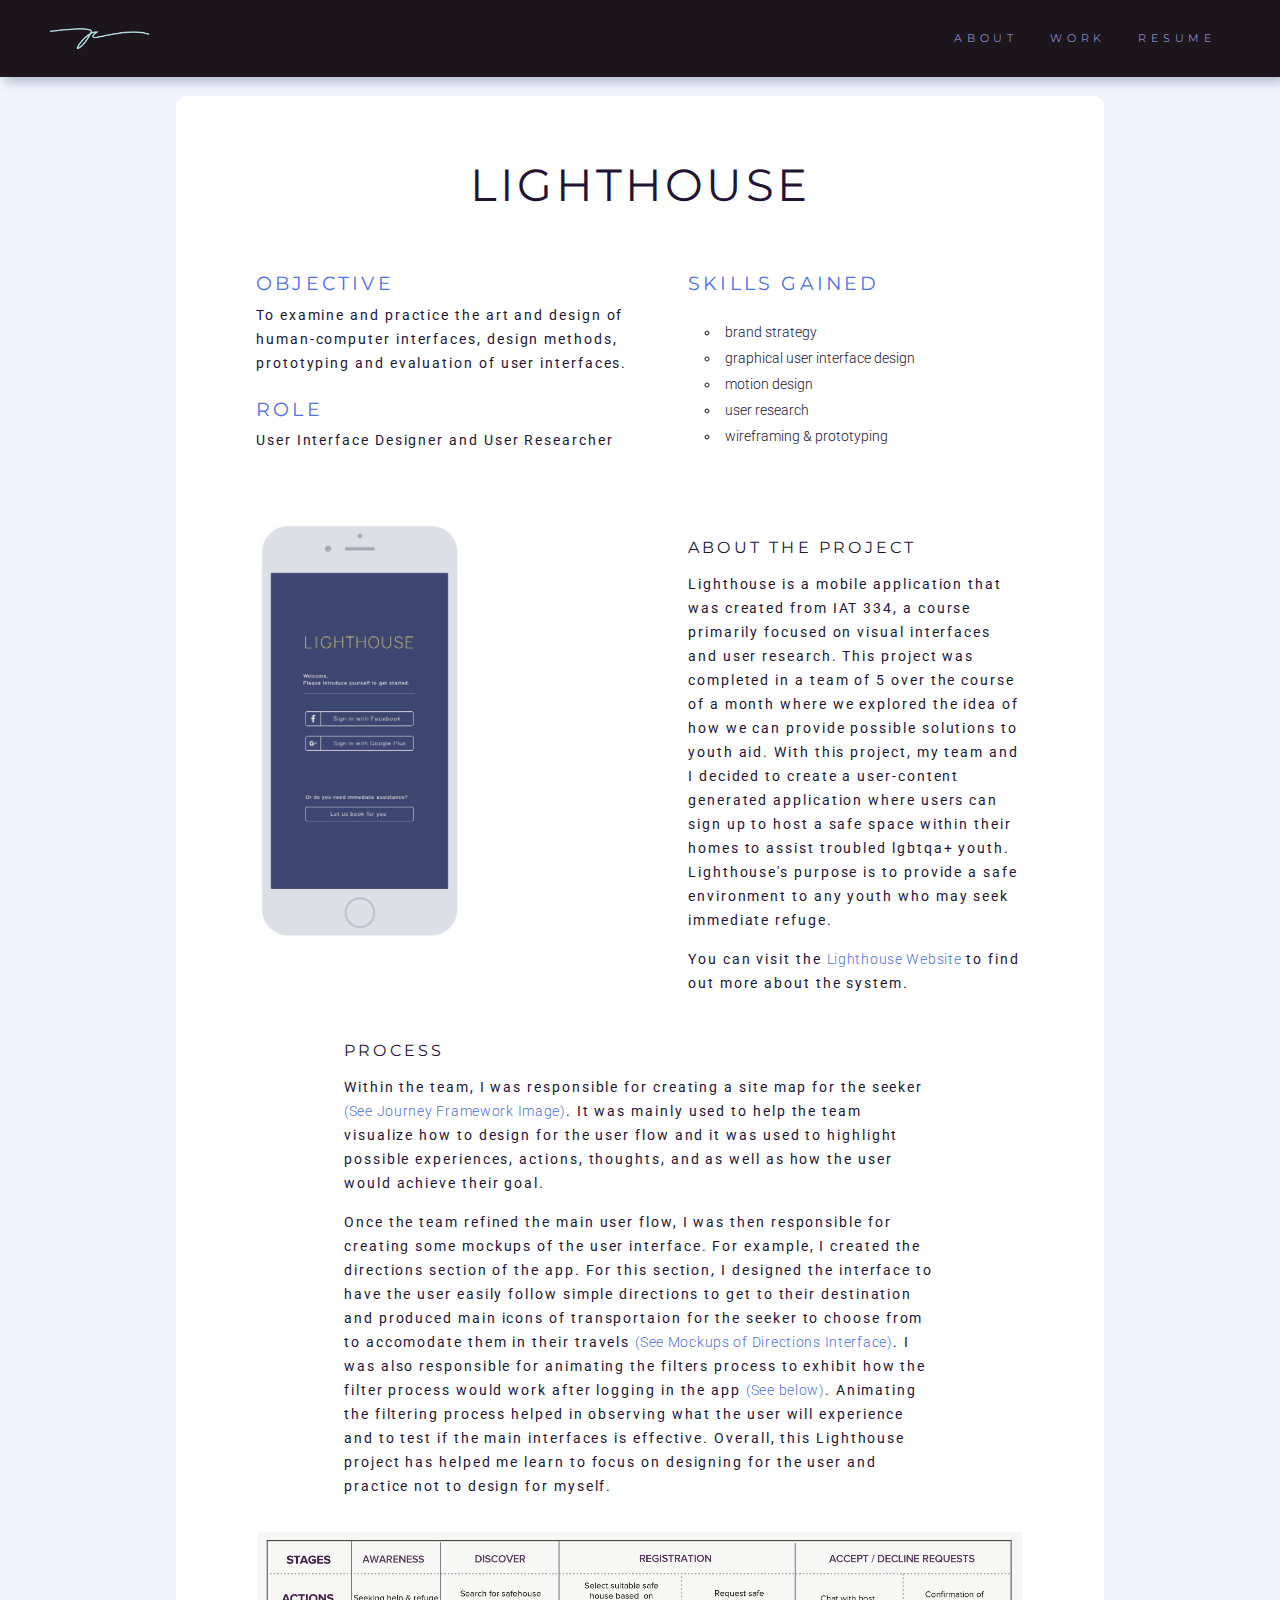
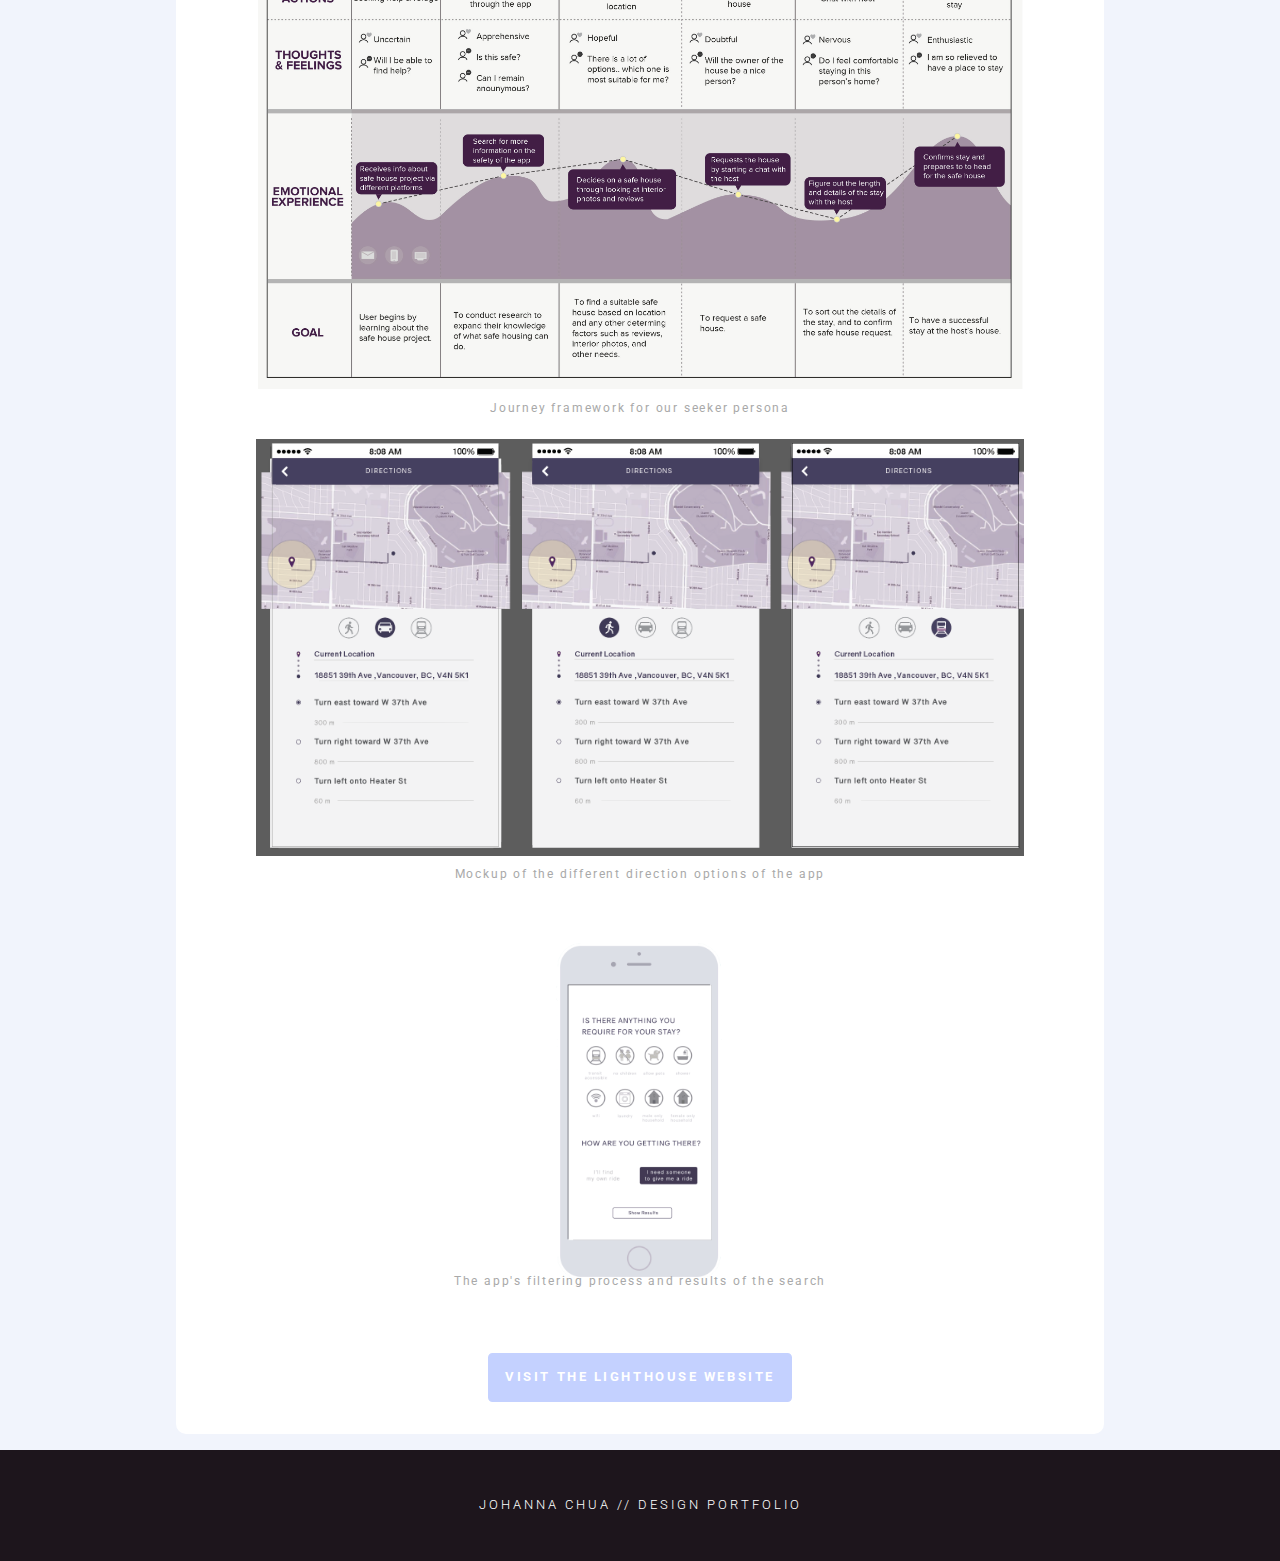
<file: Lighthouse.html>
<!DOCTYPE html>
<html lang="en">
  <head>
    <meta name="viewport" content="width=device-width, initial-scale=1">
    <meta charset="utf-8">
    <title>Johanna Chua: Lighthouse App</title>
    <link rel="icon" type="image/png" href="img/icon.png">
    <link href="css/main.css" rel="stylesheet">
    <link href="css/grids.css" rel="stylesheet">
    <link href="css/normalize.css" rel="stylesheet">
    <link href="https://fonts.googleapis.com/css?family=Montserrat:300,300i,400,400i,500,700,700i" rel="stylesheet">
    <link href="https://fonts.googleapis.com/css?family=Roboto:300,300i,400,400i,700,700i" rel="stylesheet">
  </head>
  <body>
    <div class="nav-bar">
      <nav>
        <div class="main-nav">
          <div class="main-nav-links">
            <a class="main-nav-item-img" href="index.html">
              <img src="img/jc-logo1.png" alt="Scriptive logo of letters J and C">
            </a>
            <div class="nav-block">
              <a class="main-nav-item" href="https://drive.google.com/file/d/1mZ_9-dG5ltRp2AYeAYZfsT_LzSjzeqhA/view?usp=sharing">RESUME</a>
              <a class="main-nav-item" href="index.html#work">WORK</a>
              <a class="main-nav-item current-pg" href="about.html">ABOUT</a>
            </div>
          </div>
        </div>
      </nav>
    </div>

    <div class="block-container">
      <div class="proj-analysis">

      <section class="header">
        <h1 class="website-title">LIGHTHOUSE</h1>
      </section>

        <div class="grid-row">
          <div class="proj-header">
            <div class="grid-col-1of2">
              <div class="proj-intro">
                <h2 class="proj-type">Objective</h2>
                <p>To examine and practice the art and design of human-computer interfaces, design methods, prototyping and evaluation of user interfaces.</p>
                <h2 class="proj-type">Role</h2>
                <p>User Interface Designer and User Researcher</p>
              </div>
            </div>
            <div class="grid-col-1of2">
                <div class="proj-intro2">
                  <div class="styleguide-list list2">
                    <h2 class="proj-type">Skills Gained</h2>
                      <ul class="bullet-list">
                        <li>
                          brand strategy
                        </li>
                        <li>
                          graphical user interface design
                        </li>
                        <li>
                          motion design
                        </li>
                        <li>
                          user research
                        </li>
                        <li>
                          wireframing &amp; prototyping
                        </li>
                      </ul>
                  </div>
                </div>

            </div>
          </div>
        </div>

        <div class="grid-row">
          <div class="grid-col-1of2">
            <div class="app-process">
            <img class="app-static" src="img/login-edit.png" alt="Still shot of the Lighthouse App's login">
            </div>
          </div>

          <div class="grid-col-1of2">
            <div class="proj-text">
              <h3>About the Project</h3>
              <p>Lighthouse is a mobile application that was created from IAT 334, a course primarily focused on visual interfaces and user research. This project was completed in a team of 5 over the course of a month where we explored the idea of how we can provide possible solutions to youth aid. With this project, my team and I decided to create a user-content generated application where users can sign up to host a safe space within their homes to assist troubled lgbtqa+ youth. Lighthouse's purpose is to provide a safe environment to any youth who may seek immediate refuge.</p>
              <p>You can visit the <a href="http://www.sfu.ca/~johannac/Lighthouse/src/" class="text-link">Lighthouse Website</a> to find out more about the system.
              </p>
            </div>
          </div>
        </div>

        <div class="process">
          <div class="process-text">
            <h3>Process</h3>
            <p>Within the team, I was responsible for creating a site map for the seeker <a href="#framework" class="text-link">(See Journey Framework Image)</a>. It was mainly used to help the team visualize how to design for the user flow and it was used to highlight possible experiences, actions, thoughts, and as well as how the user would achieve their goal.</p>
            <p>Once the team refined the main user flow, I was then responsible for creating some mockups of the user interface. For example, I created the directions section of the app. For this section, I designed the interface to have the user easily follow simple directions to get to their destination and produced main icons of transportaion for the seeker to choose from to accomodate them in their travels <a href="#directions" class="text-link">(See Mockups of Directions Interface)</a>. I was also responsible for animating the filters process to exhibit how the filter process would work after logging in the app <a href="#filters" class="text-link">(See below)</a>. Animating the filtering process helped in observing what the user will experience and to test if the main interfaces is effective. Overall, this Lighthouse project has helped me learn to focus on designing for the user and practice not to design for myself.</p>
          </div>

        <div class="grid-row">
          <div class="process">

              <div id="framework">
                <figure class="image-figure">
                <img class="lh-prj-img" src="img/experience-map.jpg" alt="design I created to show user's journey framework">
                <figcaption class="caption">Journey framework for our seeker persona</figcaption>
                </figure>
              </div>

              <div id="directions">
                <figure class="image-figure">
                <img class="prj-img" src="img/process1.png" alt="a design process that contains 3 user interfaces of the various map direction methods that is part of the app">
                <figcaption class="caption">Mockup of the different direction options of the app</figcaption>
                </figure>
              </div>

          </div>
        </div>
      </div>


        <div class="grid-row">
            <div id="filters">
              <div class="prj-img-block">
                <figure class="image-figure">
                <img class="gif-img2" src="img/filters-animate.gif" alt="Animation of the app's filtering process">
                <figcaption class="caption2">The app's filtering process and results of the search</figcaption>
                </figure>
              </div>
            </div>

            <div class="button-prj">
              <a class="button" target="_blank" href="http://www.sfu.ca/~johannac/Lighthouse/src/">Visit the Lighthouse Website</a>
          </div>
        </div>
      </div>
    </div>

    <!-- footer content -->
    <footer id="contact">
      <nav class="main-footer">
        <div class="footer">
          <a class="footer-item">JOHANNA CHUA // DESIGN PORTFOLIO</a>
        </div>
      </nav>
    </footer>
  </body>
</html>
</file>
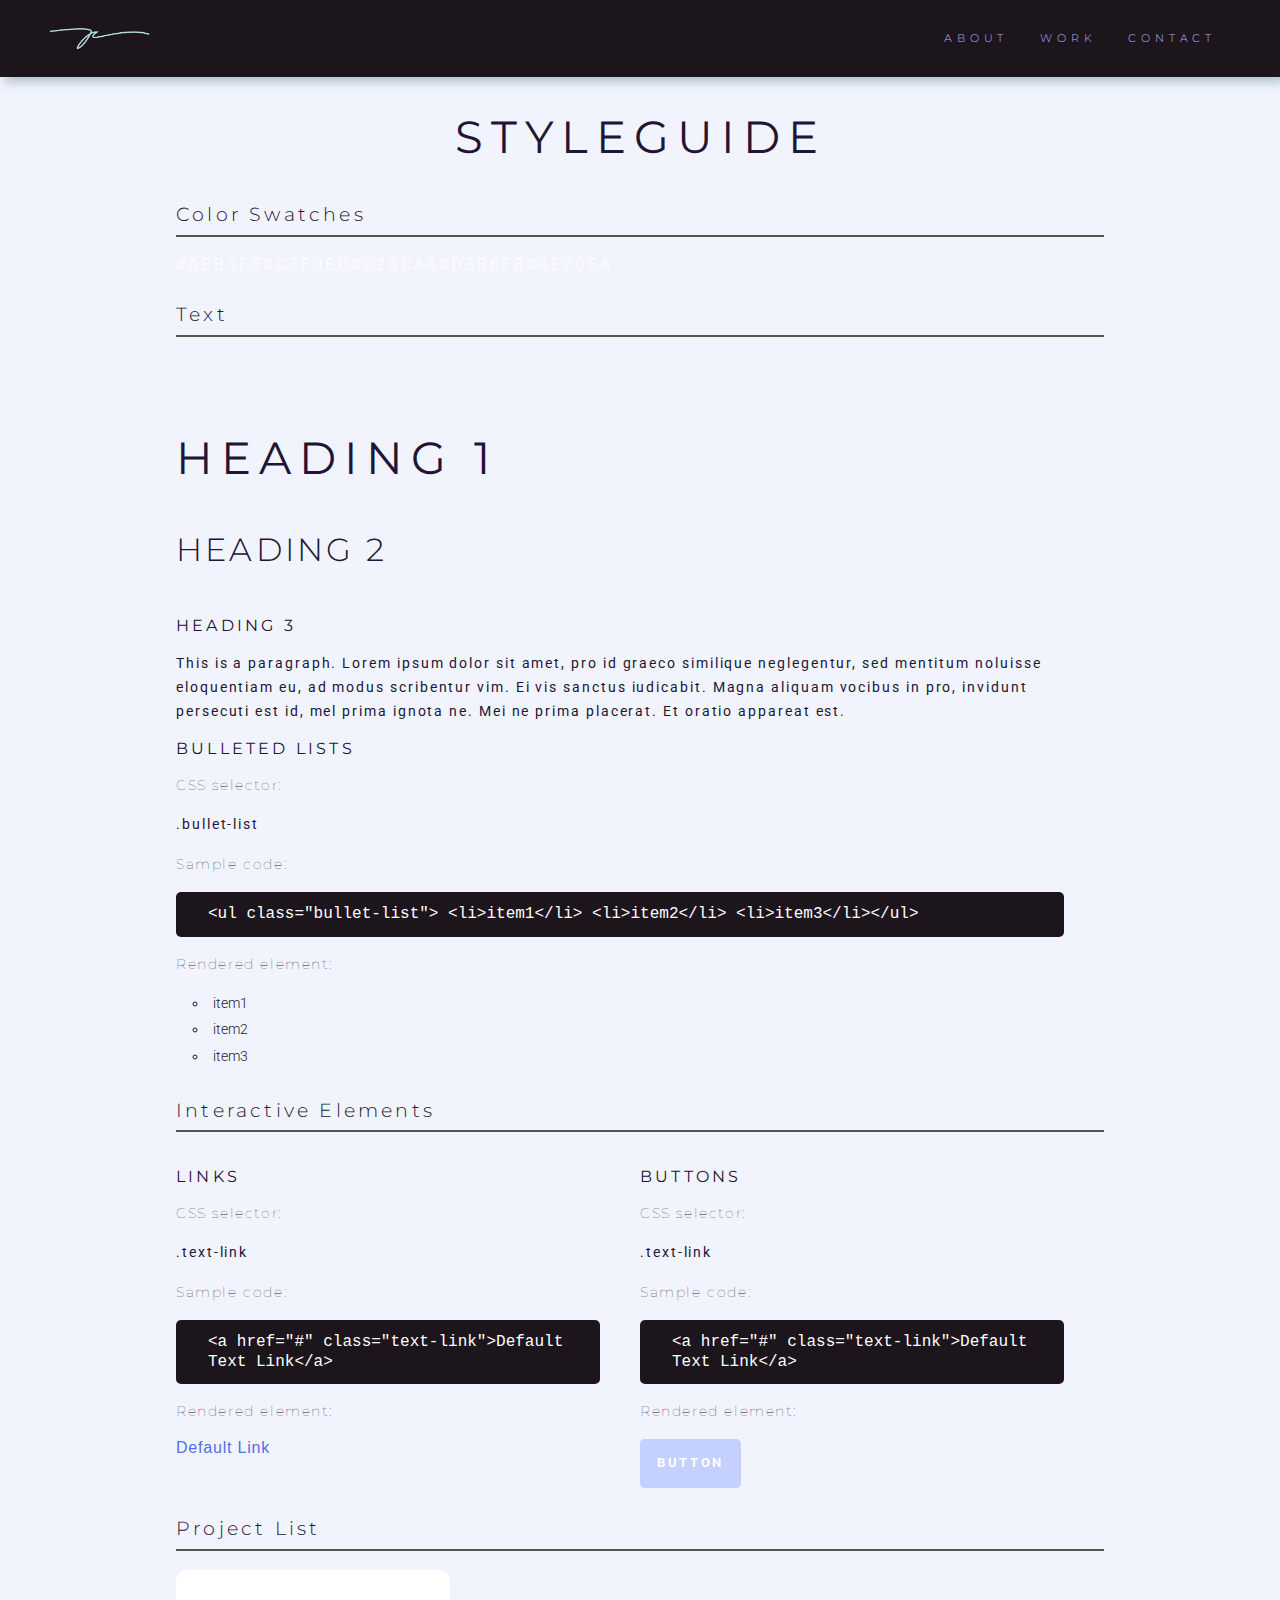
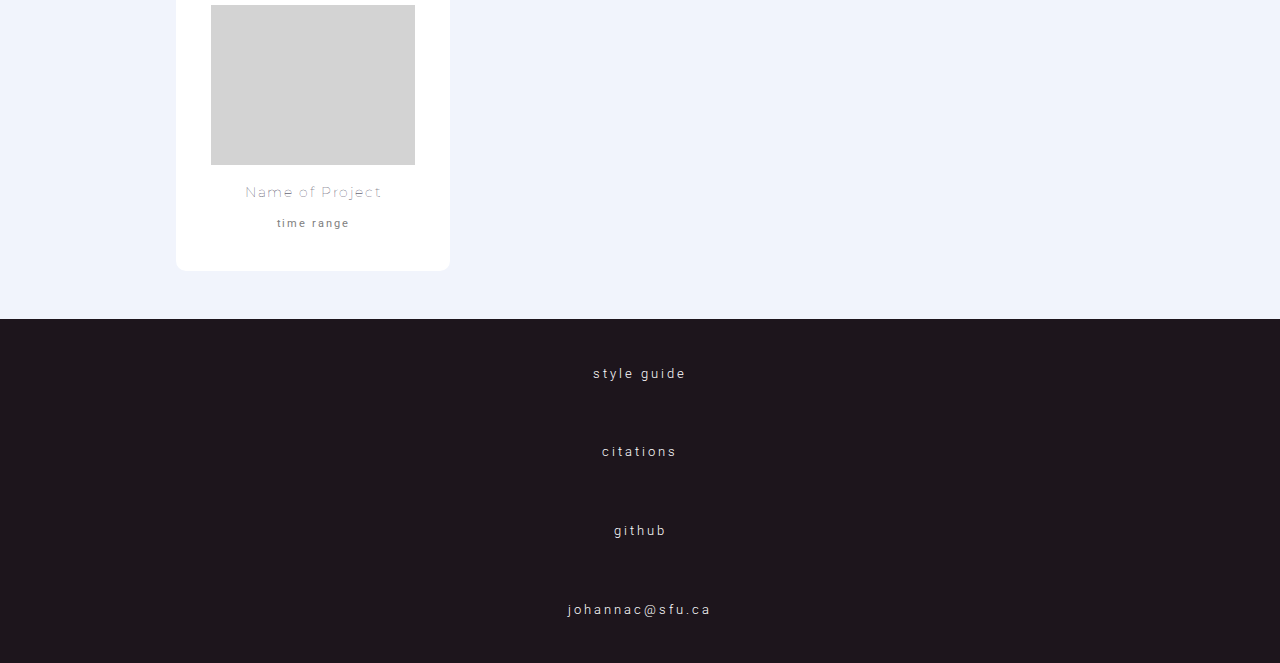
<file: styleguide.html>
<!DOCTYPE html>
<html lang="en">
  <head>
    <meta name="viewport" content="width=device-width, initial-scale=1">
    <meta charset="utf-8">
    <title>Johanna Chua: Styleguide</title>
    <link rel="icon" type="image/png" href="img/icon.png">
    <link href="css/main.css" rel="stylesheet">
    <link href="css/grids.css" rel="stylesheet">
    <link href="css/normalize.css" rel="stylesheet">
    <link href="https://fonts.googleapis.com/css?family=Montserrat:300,300i,400,400i,500,700,700i" rel="stylesheet">
    <link href="https://fonts.googleapis.com/css?family=Roboto:300,300i,400,400i,700,700i" rel="stylesheet">
  </head>
  <body>
    <div class="nav-bar">
      <nav>
        <div class="main-nav">
          <div class="main-nav-links">
            <a class="main-nav-item-img" href="index.html">
              <img src="img/jc-logo1.png" alt="Johanna's Logo">
            </a>
            <div class="nav-block">
              <a class="main-nav-item" href="#contact">CONTACT</a>
              <a class="main-nav-item" href="index.html#work">WORK</a>
              <a class="main-nav-item" href="index.html#about">ABOUT</a>
            </div>
          </div>
        </div>
      </nav>
    </div>

    <div class="block-container">

      <section class="header">
        <h1 class="styleguide-h1">STYLEGUIDE</h1>
      </section>

      <!-- Color swatches styling section -->
      <section id="swatches">
        <h2 class="styleguide-h2">Color Swatches</h2>

        <div class="col-container">
          <div class="swatch1">#AEB3F5</div>
          <div class="swatch2">#C7F0EC</div>
          <div class="swatch3">#C28CA4</div>
          <div class="swatch4">#D3B6F8</div>
          <div class="swatch5">#4E70EA</div>
        </div>
      </section>

      <section id="text-headings">
        <h2 class="styleguide-h2">Text</h2>
        <h1 class="styleguide-h1">HEADING 1</h1>
        <h2>HEADING 2</h2>
        <h3>HEADING 3</h3>
        <p>This is a paragraph. Lorem ipsum dolor sit amet, pro id graeco similique neglegentur, sed mentitum noluisse eloquentiam eu, ad modus scribentur vim. Ei vis sanctus iudicabit. Magna aliquam vocibus in pro, invidunt persecuti est id, mel prima ignota ne. Mei ne prima placerat. Et oratio appareat est.</p>

        <!-- Bullet list and points styling section -->
        <section class="styleguide-list">
          <h3>Bulleted Lists</h3>

          <h4>CSS selector:</h4>
          <p>.bullet-list</p>

          <h4>Sample code:</h4>
          <div class="code-element">
            <code>&lt;ul class="bullet-list"&gt;
              &lt;li&gt;item1&lt;/li&gt;
              &lt;li&gt;item2&lt;/li&gt;
              &lt;li&gt;item3&lt;/li&gt;&lt;/ul&gt;
            </code>
          </div>

          <h4>Rendered element:</h4>

          <ul class="bullet-list">
            <li>
              item1
            </li>
            <li>
              item2
            </li>
            <li>
              item3
            </li>
          </ul>

        </section>
      </section>

      <section id="interactive-elements">
        <h2 class="styleguide-h2">Interactive Elements</h2>

        <div class="grid-row">
          <div class="grid-col-1of2">
            <h3>Links</h3>
            <h4>CSS selector:</h4>
            <p>.text-link</p>

            <h4>Sample code:</h4>
            <div class="code-element">
              <code>&lt;a href="#" class="text-link"&gt;Default Text Link&lt;/a&gt;</code>
            </div>

            <h4>Rendered element:</h4>
            <a class="text-link" href="#">Default Link</a>
            </div>

            <div class="grid-col-1of2">
              <h3>Buttons</h3>
              <h4>CSS selector:</h4>
              <p>.text-link</p>

              <h4>Sample code:</h4>
              <div class="code-element">
                <code>&lt;a href="#" class="text-link"&gt;Default Text Link&lt;/a&gt;</code>
              </div>

              <h4>Rendered element:</h4>
              <a class="button" href="#">BUTTON</a>
          </div>
        </div>
      </section>

      <section id="combined-elements">
        <h2 class="styleguide-h2">Project List</h2>
        <div class="grid-item">
          <div class="item1">
            <div class="img-sample"></div>
            <h4>Name of Project</h4>
            <p>time range</p>
          </div>
        </div>
      </section>

    </div>

    <!-- footer content -->
    <footer id="contact">
      <nav class="main-footer">
        <div class="footer">
          <a class="footer-item" href="styleguide.html">style guide</a>
          <a class="footer-item" href="citations.html">citations</a>
          <a class="footer-item" href="https://github.com/johannachua/IAT339-P03">github</a>
          <a class="footer-item">johannac@sfu.ca</a>
        </div>
      </nav>
    </footer>
  </body>
</html>
</file>
<file: css/main.css>
/* MAIN STYLING */
body {
  font-family: sans-serif;
  margin: 0;
  color: #211435;
  background-color: #F1F4FC; }

div, article, nav, section {
  display: block; }

/* Text styling for index html */
h1 {
  font-family: 'Montserrat', sans-serif;
  font-size: 2.8rem;
  font-weight: normal;
  letter-spacing: 0.5rem;
  text-align: center;
  margin-top: 6rem; }

/* Headers with underlined borders */
h2 {
  font-family: 'Montserrat', sans-serif;
  font-weight: 300;
  font-size: 2em;
  margin: 1em 0;
  padding: 0.5em 0;
  color: #211435;
  letter-spacing: 0.2rem; }

h1.styleguide-h1 {
  font-size: 2.8rem;
  margin-top: 6rem; }

h2.styleguide-h2 {
  font-size: 1.2em;
  border-bottom: 0.12em solid #5A5451; }

h3 {
  font-family: 'Montserrat', sans-serif;
  font-weight: normal;
  font-size: 1.1em;
  letter-spacing: 0.2rem;
  text-transform: uppercase;
  text-align: left; }

h4 {
  font-family: 'Montserrat', sans-serif;
  font-weight: lighter;
  font-size: 0.9em;
  letter-spacing: 0.1rem;
  /*text-transform: capitalize;*/
}

p {
  font-family: 'Roboto', sans-serif;
  font-weight: normal;
  font-size: 0.9rem;
  letter-spacing: 0.12rem;
  line-height: 1.5rem;
  text-align: left; }

p.about-me-link {
  padding-top: 0; }

.nav-bar {
  position: fixed;
  width: 100%;
  z-index: 1; }

.main-nav {
  padding: 0;
  top: 0;
  background: #1D151C;
  overflow: hidden;
  position: relative;
  width: 100%;
  display: inline-block;
  -webkit-box-shadow: 5px 5px 10px rgba(103, 130, 155, 0.47);
  box-shadow: 5px 5px 10px rgba(103, 130, 155, 0.47); }

.main-nav a {
  font-family: 'Montserrat', sans-serif;
  font-size: 0.7em;
  font-weight: 300;
  text-decoration: none;
  color: #AEB3F5;
  cursor: pointer;
  /*padding: 2rem;*/
  display: -webkit-box;
  display: -webkit-flex;
  display: -ms-flexbox;
  display: flex;
  -webkit-box-orient: horizontal;
  -webkit-box-direction: normal;
  -webkit-flex-direction: row;
  -ms-flex-direction: row;
  flex-direction: row;
  -webkit-justify-content: center;
  -ms-flex-pack: center;
  -webkit-box-pack: center;
  justify-content: center;
  display: inline;
  letter-spacing: 0.3rem;
  text-transform: uppercase;
  -webkit-transition: .2s ease-out;
  -o-transition: .2s ease-out;
  transition: .2s ease-out;
  -webkit-transition-timing-function: ease-in-out;
  -o-transition-timing-function: ease-in-out;
  transition-timing-function: ease-in-out; }

.main-nav a:hover {
  text-decoration: none;
  /*color: #a0a0a0;*/
  color: grey; }

.current-pg{
  color: var(--sec-color);
}

.nav-block {
  display: inline-block; }

.block-container {
  padding: 2rem;
  margin-right: 10rem;
  margin-left: 10rem; }

.block-container section {
  /*padding-bottom: 2rem;*/ }

.blocks {
  /*font-family: "Roboto", sans-serif;*/
  font-weight: normal;
  text-align: center;
  margin-right: 1.5em;
  -ms-flex-grow: 1;
  -webkit-box-flex: 1;
  -webkit-flex-grow: 1;
  -ms-flex-positive: 1;
  flex-grow: 1;
  -ms-flex-basis: 5em;
  -webkit-flex-basis: 5em;
  -ms-flex-preferred-size: 5em;
  flex-basis: 5em; }

/* Styling of color container and swatches */
.col-container {
  font-family: "Roboto", sans-serif;
  font-weight: 300;
  letter-spacing: 0.2em;
  text-align: center;
  text-transform: uppercase;
  color: white;
  display: -ms-flex;
  display: -webkit-box;
  display: -webkit-flex;
  display: -ms-flexbox;
  display: flex;
  -ms-flex-wrap: wrap;
  -webkit-flex-wrap: wrap;
  flex-wrap: wrap; }

#text-headings h1, h2, p {
  text-align: left; }

/* Styling for listing bullet points */
.bullet-list {
  display: block;
  list-style: circle;
  padding-left: 2em;
}

.bullet-list li {
  font-family: "Roboto", sans-serif;
  font-weight: 300;
  padding: 0.3rem;
  /* padding-bottom: 0.2rem; */
  font-size: 0.9rem; }

.text-link {
  font-weight: 300;
  font-size: 1em;
  letter-spacing: 0.05em;
  color: #4E70EA;
  text-decoration: none; }

.text-link:hover, .text-link:focus {
  color: #a0a0a0; }

.button {
  font-family: "Roboto", sans-serif;
  font-weight: bold;
  text-transform: uppercase;
  display: inline-block;
  font-size: 0.8em;
  padding: 1.2em;
  letter-spacing: 0.2em;
  color: #FFF;
  /* background-color: #C28CA4; */
  background: #c4d1ff;
  border: 2px solid #c4d1ff;
  border-radius: 0.35em;
  text-decoration: none;
  -webkit-transition: background-color 0.5s ease-out;
  -o-transition: background-color 0.5s ease-out;
  transition: background-color 0.5s ease-out; }

.button:hover, .button:focus {
  /* border: 2px solid #C28CA4; */
  border: 2px solid #4E70EA;
  background-color: white;
  color: #4E70EA;
}

.code-element {
  background: #1D151C;
  padding: 0.8rem 2rem;
  border-radius: 5px;
  margin: 1rem 0rem;
  margin-right: 2.5rem; }

code {
  color: white; }

.img-sample {
  background-color: lightgrey;
  padding: 5rem; }

.welcome-container {
  height: 750px;
  background: #C28CA4;
  /* For browsers that do not support gradients */
  background: -webkit-linear-gradient(left top, #C28CA4, #D3B6F8);
  /* For Safari 5.1 to 6.0 */
  background: -moz-linear-gradient(bottom right, #C28CA4, #D3B6F8);
  /* For Firefox 3.6 to 15 */
  background: -webkit-gradient(linear, left top, right bottom, from(#C28CA4), to(#D3B6F8));
  background: -webkit-linear-gradient(top left, #C28CA4, #D3B6F8);
  background: -o-linear-gradient(top left, #C28CA4, #D3B6F8);
  background: linear-gradient(to bottom right, #C28CA4, #D3B6F8);
  /* Standard syntax (must be last) */
  padding-top: 6rem;
  padding-bottom: 2rem;
  -webkit-box-shadow: 5px 5px 10px rgba(103, 130, 155, 0.47);
  box-shadow: 5px 5px 10px rgba(103, 130, 155, 0.47);
  display: -webkit-flex;
  display: -ms-flexbox;
  display: -webkit-box;
  display: flex;
  -webkit-align-items: center;
  -ms-flex-align: center;
  -webkit-box-align: center;
  align-items: center;
  -webkit-flex-direction: row;
  -ms-flex-direction: row;
  -webkit-box-orient: horizontal;
  -webkit-box-direction: normal;
  flex-direction: row;
  -webkit-flex-wrap: wrap;
  -ms-flex-wrap: wrap;
  flex-wrap: wrap;
  -webkit-justify-content: center;
  -ms-flex-pack: center;
  -webkit-box-pack: center;
  justify-content: center; }

.welcome-container h2 {
  font-weight: normal;
  /* color: #C7F0EC; */
  color: #C1E2FE;
  margin: 0;
  padding: 0;
  line-height: 2rem;
  font-size: 1.5rem; }

.portrait{
  position: absolute;
}

.portrait img{
  max-width: 500px;
}

.intro-h2 {
  position: relative;
  /* max-width: 300px; */
  margin-top: 16em;
  text-align: center;
}

.body-bg {
  background-color: white;
  margin: 0;
  z-index: 1000;
  -webkit-box-shadow: 5px 5px 10px rgba(103, 130, 155, 0.47);
  box-shadow: 5px 5px 10px rgba(103, 130, 155, 0.47); }

.body-bg2 {
  /*background-color: #C1E2FE, AEB3F5;*/
  background: #D3B6F8;
  /* For browsers that do not support gradients */
  background: -webkit-linear-gradient(left top, #C1E2FE, #D3B6F8);
  /* For Safari 5.1 to 6.0 */
  background: -moz-linear-gradient(bottom right, #C1E2FE, #D3B6F8);
  /* For Firefox 3.6 to 15 */
  background: -webkit-gradient(linear, left top, right bottom, from(#C1E2FE), to(#D3B6F8));
  background: -webkit-linear-gradient(top left, #C1E2FE, #D3B6F8);
  background: -o-linear-gradient(top left, #C1E2FE, #D3B6F8);
  background: linear-gradient(to bottom right, #C1E2FE, #D3B6F8);
  margin: 0;
  -webkit-box-shadow: 5px 5px 10px rgba(103, 130, 155, 0.47);
  box-shadow: 5px 5px 10px rgba(103, 130, 155, 0.47); }

.about-container {
  /* margin-left: 16rem;
  margin-right: 16rem;
  margin-top: 3rem;  */
}

.about-container h2 {
  text-transform: uppercase; }

.abt-me-contact{
  font-weight: bold;
  color: #4E70EA;
  margin-top: 3em;
  font-size: 0.7em;
  letter-spacing: 2px;
  text-transform: uppercase;
}

h2.prj-work-h2 {
  color: white;
}

img.about-image{
  text-align: center;
  width: 65%;
  /* border-radius: 50%; */
  /* -webkit-transition: 0.3s;
  -o-transition: 0.3s;
  transition: 0.3s; */
  margin: 3rem;
  margin-top: 0;
  margin-right: 0rem;
  margin-bottom: 0; }

.arrow-item {
  text-align: center;
  position: absolute;
  padding-top: 3em;
}

.arrow-item img {
  width: 30%;
}

.myWorkGrid{
  margin: 2em 0em 3em 0em;
  padding-top: 0em;
  display: flex;
  flex-flow: row wrap;
  justify-content: space-between;
}

.proj-list {
  margin: 2em 8em 3em 8em;
  display: flex;
  flex-flow: row wrap;
  /* justify-content: center; */
  justify-content: space-between;
}

.prj-work-h2{
  text-align: center;
}

.proj-list p {
  text-transform: uppercase;
  text-align: center;
  color: grey;
  padding: 0;
  margin: 0;
  font-size: 0.7rem;
}

.grid-item {
  margin-bottom: 3em;
  /* margin-right: 1.5rem; */
  width: calc(33% - 2rem);
  padding: 2rem;
  background-color: white;
  border: solid white;
  text-align: center;
  border-radius: 10px;
  -webkit-transition: .2s ease-out;
  -o-transition: .2s ease-out;
  transition: .2s ease-out;
  -webkit-transition-timing-function: ease-in-out;
  -o-transition-timing-function: ease-in-out;
  transition-timing-function: ease-in-out;
}

.grid-item2{
  margin-bottom: 3em;
  width: calc(33% - 2rem);
  padding: 2rem;
  background-color: none;
}


.grid-item a {
  text-decoration: none;
  color: #4E70EA; }

.grid-item:hover {
  text-decoration: none;
  border: solid #4E70EA;
  /* background: white; */
  background: #c4d1ff;
  /* opacity: 0.2; */
}

.grid-item:hover img{
  opacity: 1;
}

.grid-item p {
  text-transform: lowercase;
  text-align: center;
  color: grey;
  padding: 0;
  margin: 0;
  margin-top: -0.5rem;
  font-size: 0.7rem;
}

.grid-item img {
  width: 100%;
}

.proj-select {
  max-width: 100%;
  display: block;
  transition: all 0.3s ease-out;
}

.proj-select:hover {
  transition: all 0.3s ease-in;
  /* opacity: 0.8; */
  transform: scale(1.08);
}

.item1 img{
  margin-top: 2em;
}

.item2 img{
  width: 45%;
}

.item5 img {
  width: 35.2%;
  margin-top: -1.5rem;
  margin-bottom: -1rem;
}

img.prj-img-LC{
  width: 80%;
}


.main-footer {
  background: #1D151C;
  overflow: hidden;
  width: 100%;
  margin: 0;
  bottom: 0;
  left: 0;
  right: 0;
}

.footer {
  overflow: hidden;
  width: 100%;
  margin: 0;
  padding: 0;
  bottom: 0;
  left: 0;
  right: 0;
  margin-top: 1rem; }

.footer-item {
  font-family: 'Roboto', sans-serif;
  font-weight: 300;
  font-size: 0.8em;
  letter-spacing: 5px;
  letter-spacing: 3px;
  /* margin: 1em; */
  color: #FFF;
  float: right;
  /* cursor: pointer; */
  text-align: center;
  display: block;
  padding: 2rem;
  text-decoration: none;
  font-size: 0.7rem;
  -webkit-transition: .2s ease-out;
  -o-transition: .2s ease-out;
  transition: .2s ease-out;
  -webkit-transition-timing-function: ease-in-out;
  -o-transition-timing-function: ease-in-out;
  transition-timing-function: ease-in-out; }

.proj-analysis {
  margin: auto;
  margin-top: 5rem;
  margin-bottom: 5rem;
  padding: 5rem;
  background: white;
  border-radius: 10px; }

.proj-analysis h1 {
  margin-top: 2rem;
  margin-bottom: 1rem;
  padding-bottom: 1em;
}

.proj-analysis h2 {
  font-size: 1.5rem;
  padding-top: 0;
  margin-top: 2rem;
  text-align: center; }

.proj-analysis img {
  padding-left: 3rem;
  padding-right: 3rem;
}

.proj-analysis .gif-img img {
  margin-top: -5rem; }

h2.proj-type{
  color: #4E70EA;
  text-transform: uppercase;
  text-align: justify;
  margin: 0;
  font-weight: normal;
  /* border-left: 6px solid #4E70EA; */
}

.proj-header {
  margin-left: 3rem;
  margin-right: 3rem;
  padding-top: 1em;
  padding-bottom: 3em;
}

.proj-intro p{
  margin: 0;
  padding-bottom: 1.5em;
}

.button-prj {
  margin-top: 3rem;
  text-align: center; }

.video {
  display: block;
  text-align: center; }

.video p {
  text-align: center;
  font-weight: 300;
  font-size: 1em;
  letter-spacing: 0.05em; }

.gif-img2 {
  text-align: center;
  margin-left: 6rem; }

.caption {
  font-family: "Roboto", sans-serif;
  text-align: center;
  letter-spacing: .15em;
  font-size: .75rem;
  padding: .5rem;
  color: #a9a9a9; }

.caption2 {
  font-family: "Roboto", sans-serif;
  text-align: center;
  letter-spacing: .15em;
  font-size: .75rem;
  padding: .5rem;
  margin-left: 6rem;
  margin-top: -3rem;
  margin-bottom: 2rem;
  padding-bottom: 4rem;
  color: #a9a9a9; }

.prj-img-block {
  display: block;
  margin: 0rem 6rem 3rem 0;
  text-align: center; }

/* Slideshow container */
  .slideshow-container {
    max-width: 1000px;
    position: relative;
    margin: auto;
    margin-right: 3rem;
    margin-left: 3rem;
  }

  .slideshow-container img{
    padding: 0;
  }

  /* Hide the images by default */
  .mySlides {
    display: none;
  }

  /* Next & previous buttons */
  .prev, .next {
    cursor: pointer;
    position: absolute;
    top: 50%;
    width: auto;
    margin-top: -22px;
    padding: 16px;
    color: white;
    font-weight: bold;
    font-size: 18px;
    transition: 0.6s ease;
    border-radius: 0 3px 3px 0;
    user-select: none;
  }

  .prev {
    left: 0;
    border-radius: 3px 0 0 3px;
  }

  /* Position the "next button" to the right */
  .next {
    right: 0;
    border-radius: 3px 0 0 3px;
  }

  /* On hover, add a black background color with a little bit see-through */
  .prev:hover, .next:hover {
    /* background-color: rgba(0,0,0,0.8);  */
    background-color: #4E70EA;
  }

  /* Caption text */
  .text {
    color: #f2f2f2;
    font-family: 'Roboto', sans-serif;
    font-size: 15px;
    position: absolute;
    bottom: 8px;
    width: 100%;
    text-align: center;
    padding-bottom: 8px;
  }

  /* Number text (1/3 etc) */
  .numbertext {
    color: #f2f2f2;
    font-size: 12px;
    padding: 8px 12px;
    position: absolute;
    top: 0;
  }

  /* The dots/bullets/indicators */
  .dot {
    cursor: pointer;
    height: 15px;
    width: 15px;
    margin: 0 2px;
    background-color: #bbb;
    border-radius: 50%;
    display: inline-block;
    transition: background-color 0.6s ease;
  }

  .active, .dot:hover {
    background-color: #717171;
  }

  /* Fading animation */
  .fade {
    -webkit-animation-name: fade;
    -webkit-animation-duration: 1.5s;
    animation-name: fade;
    animation-duration: 1.5s;
  }

  @-webkit-keyframes fade {
    from {opacity: .4}
    to {opacity: 1}
  }

  @keyframes fade {
    from {opacity: .4}
    to {opacity: 1}
  }
</file>
<file: css/grids.css>
/* default styling */
.grid-container .blocks {
  height: 500px; }

.grid-container .blocks p {
  padding: 0.5rem; }

.grid-container .blocks:nth-of-type(even) {
  background-color: #CCC; }

.grid-container .blocks:nth-of-type(even) p {
  color: white; }

.grid-container .blocks:nth-of-type(odd) {
  background-color: #AAA; }

*, *::after, *::before {
  -webkit-box-sizing: border-box;
  box-sizing: border-box; }

.grid-row::after {
  content: "";
  display: block;
  clear: both; }

.proj-header::after {
  content: "";
  display: block;
  clear: both; }

.flexbox .grid-row {
  display: -webkit-box;
  display: -webkit-flex;
  display: -ms-flexbox;
  display: flex;
  -webkit-flex-wrap: wrap;
  -ms-flex-wrap: wrap;
  flex-wrap: wrap; }

[class^='grid-col-'] {
  float: left;
  padding: 0; }

.flexbox [class^='grid-col-'] {
  float: none; }

.flexbox .grid-col-1of2 {
  -webkit-box-flex: 1;
  -webkit-flex-grow: 1;
  -ms-flex-positive: 1;
  flex-grow: 1;
  -webkit-flex-basis: 100%;
  -ms-flex-preferred-size: 100%;
  flex-basis: 100%; }

.grid-item {
  float: left;
  width: calc(33% - 2rem);
  margin-bottom: 3em;
  overflow: hidden;
}

.flexbox .grid-item {
  -webkit-box-flex: 1;
  -webkit-flex-grow: 1;
  -ms-flex-positive: 1;
  flex-grow: 1;
  width: auto; }

/* MEDIA QUERIES */
@media (min-width: 23em) {
  .nav-bar {
    position: absolute; }
  .main-nav img {
    padding-bottom: 0.5rem;
    width: 20%;
    margin-top: 1.7rem;
    float: none; }
  .main-nav-links {
    text-align: center; }
  .nav-block a {
    display: inline-block;
    float: right;
    padding: 1rem;
    /*margin-bottom: 0.5rem;*/
    text-align: center; }
  .grid-col-1of2 {
    /*flex-basis: 100%;*/
    width: 100%; }
  /* .about-container {
    margin: 0; } */
  .about-portrait {
    text-align: center; }
  .about-container h2 {
    padding-top: 2em;
    /* padding-top: 0; */
    text-align: center;
    font-weight: lighter; }
  .about-container p {
    /*padding: 2.5rem;*/ }
  img.about-image {
    margin: 0;
    padding: 1em;
  }
  .about-me-text{
    padding-left: 1em;
  }
  /* p.about-me {
    padding: 2.5rem;
    padding-bottom: 1rem; }
  p.about-me-link {
    padding: 2.5rem;
    padding-top: 0; } */
  /* h4.abt-me-contact {
    padding-left: 2.5rem;
    padding-right: 2.5rem;
    padding-top: 0; }
  .abt-info{
    margin: 0;
    padding-left: 2.5rem;
    padding-right: 2.5rem;
    padding-bottom: 1rem;
    padding-top: 0; } */
  .proj-list {
    /*margin-left: 1rem;*/
    /* margin: 2.5rem; */
  }

  .block-container {
    margin: 0;
    margin-bottom: -5rem;
    padding: 1rem; }
  .proj-analysis img {
    width: 100%;
  }
  .proj-analysis {
    padding: 2rem;
  }
  .proj-analysis h1 {
    font-size: 1.8rem;
    letter-spacing: 0.2rem;
    margin-bottom: 0; }
  .proj-analysis h2 {
    font-size: 1.2rem;
    font-weight: lighter; }
  h2.proj-type {
    font-weight: normal;
  }
  .proj-intro2{
    padding-left: 0em;
  }
  h3 {
    text-align: center;
    font-size: 1rem;
  }
  .process {
    margin-top: 2rem;
    text-align: center;
  }
  img.app-static {
    width: 70%;
  }
  .image-figure {
    margin-right: 0;
    margin-left: 0;
  }
  .gif-img2 {
    text-align: center;
    margin-left: 0; }
  .caption2 {
    margin: 0;
    margin-top: -3rem;
    margin-bottom: 4rem;
    padding: 0; }
  .prj-img-block {
    margin: 0; }
  .vid-container {
    width: 100%; }
  .vid1 {
    width: 220px;
    height: 135px; }
  .footer-item {
    font-size: 0.8em;
    text-align: center;
    float: none;}
  .footer {
    margin-bottom: 1rem; } }

@media (min-width: 24.2em) {
  .main-nav a {
    padding: 1rem; } }

@media (min-width: 25.5em) {
  .main-nav-links {
    padding: 1rem; } }

@media (min-width: 34.8em) {
  .main-nav-links {
    padding: 0; }
  .main-nav img {
    width: 20%;
    float: left;
    margin-left: 3rem;
  }
  .nav-block {
    float: right;
    padding: 1rem;
    margin-right: 2rem;
  }
  .about-container{
    padding: 2em;
  }
  p.about-me {
    padding-top: 1.7rem;
  }
}

@media (min-width: 54em) {
  .main-nav img {
    width: 12%; }
  .main-nav-links {
    display: block; }
  img.about-image {
    width: 80%;
  }
  .grid-col-1of2 {
    width: 50%; }
  .about-me-text{
    padding-left: 1.5em;
  }
  p.about-me {
    padding: 0;
    padding-top: 1rem;
    padding-bottom: 1rem;
    margin-right: 4rem; }
  p.about-me-link {
    padding: 0;
    padding-top: 0rem;
    margin-right: 4rem; }
  img.prj-img {
    width: 65%; }
  img.gif-img2 {
    width: 45%; }
  .prj-img-block {
    margin: 0;
  }
  h4.abt-me-contact{
    padding-left: 0rem;
  }
  p.about-me {
    padding: 0;
    margin-right: 6rem;
  }
  .abt-info{
    padding-left: 0rem;
  }
  .vid1 {
    width: 560px;
    height: 315px; }
  .proj-text {
    margin-left: 3rem;
    margin-right: 3rem; }
  /* .list2 {
    margin-left: 3rem; } */
  .proj-intro2{
    padding-left: 3em;
  }
  .process-text {
    margin-left: 8rem;
    margin-right: 8rem; }
}

@media (max-width: 55em) {
  .grid-item{
    width: calc(50% - 2rem);
  }

}
@media (max-width: 43.75em) {
  .nav-bar {
    position: fixed;
  }

  img.about-image {
  }
  .item4 {
    margin-top: 0.5rem;
  }

  .proj-list {
    text-align: center;
  }

  img.app-static {
    width: 50%; }
  img.gif-img2 {
    width: 60%; }
  .footer-item {
    font-size: 0.7em;
    text-align: center;
  }
  .vid1 {
    width: 420px;
    height: 235px; }

}

@media (max-width: 39em) {
  .grid-item{
    width: 100%;
  }
}
@media (max-width: 31.18em) {
  .arrow-item img {
    width: 20%;}

}

@media (min-width: 80em) {
  .main-nav img {
    width: 8%;
    float: left; }

  .portrait img {
    margin: auto;
    margin-top: -2em;
  }
  .prj-work-h2{
    text-align: center;
  }
  img.about-image {
    width: 80%;
    /* margin-left: 5rem;  */
  }

  h4.abt-me-contact {
    padding-left: 0rem;
    padding-right: 0rem;
  }
  .abt-info{
    padding-left: 0rem;
    padding-right: 0rem;
  }
  .grid-col-1of2 {
    width: 50%; }
  .block-container {
    margin-left: 10rem;
    margin-right: 10rem;
  }

  .proj-list {
    /*margin: 3rem;*/
    /* margin-left: 8rem; */
    text-align: center;
  }
  img.gif-img2 {
    width: 35%; }

  .item4 {
    margin-top: 0rem; }
  img.prj-img {
    width: 100%; }
  h3 {
    text-align: left; }
  .proj-analysis h1 {
    font-size: 2.8rem; }
  .process-text {
    margin-left: 8.5rem;
    margin-right: 8.5rem;
  }

}

@media (min-width: 96.75em) {
  .item4 img {
    margin-bottom: -1.4rem; }

}
</file>
